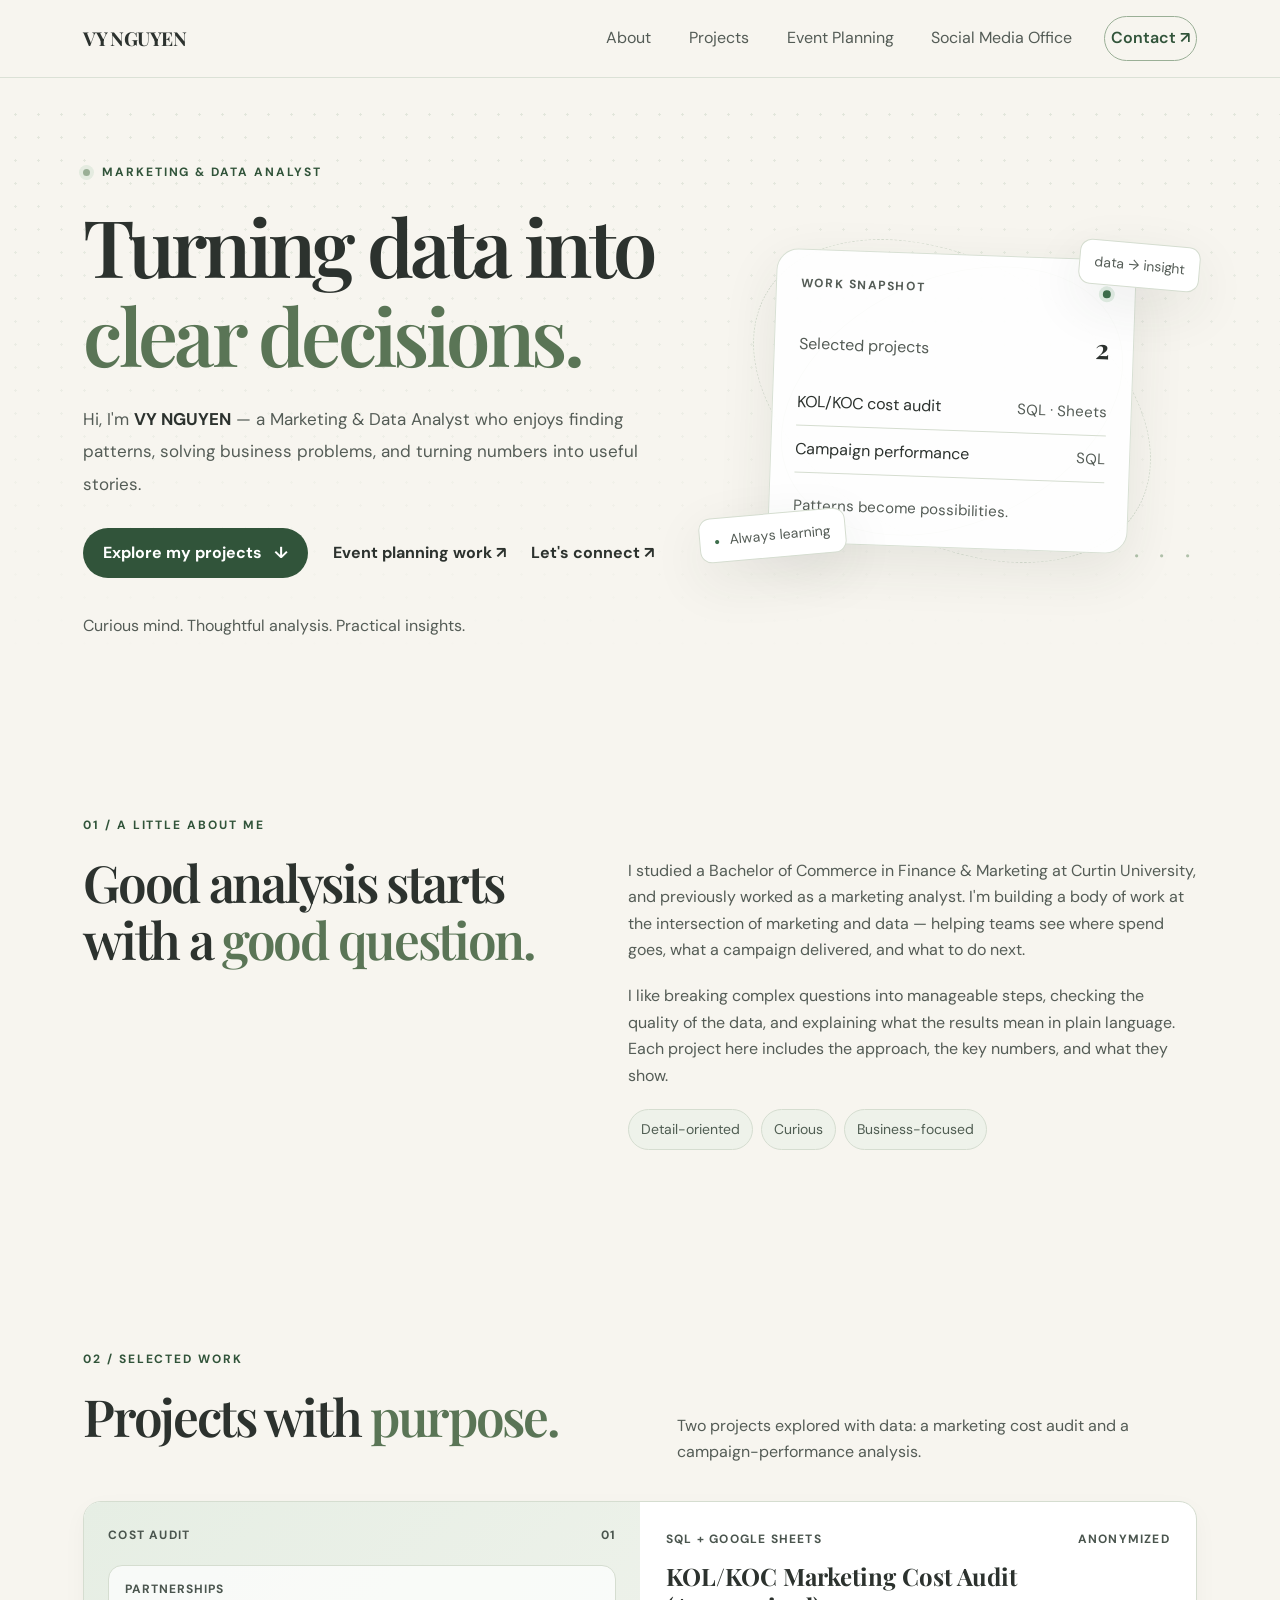
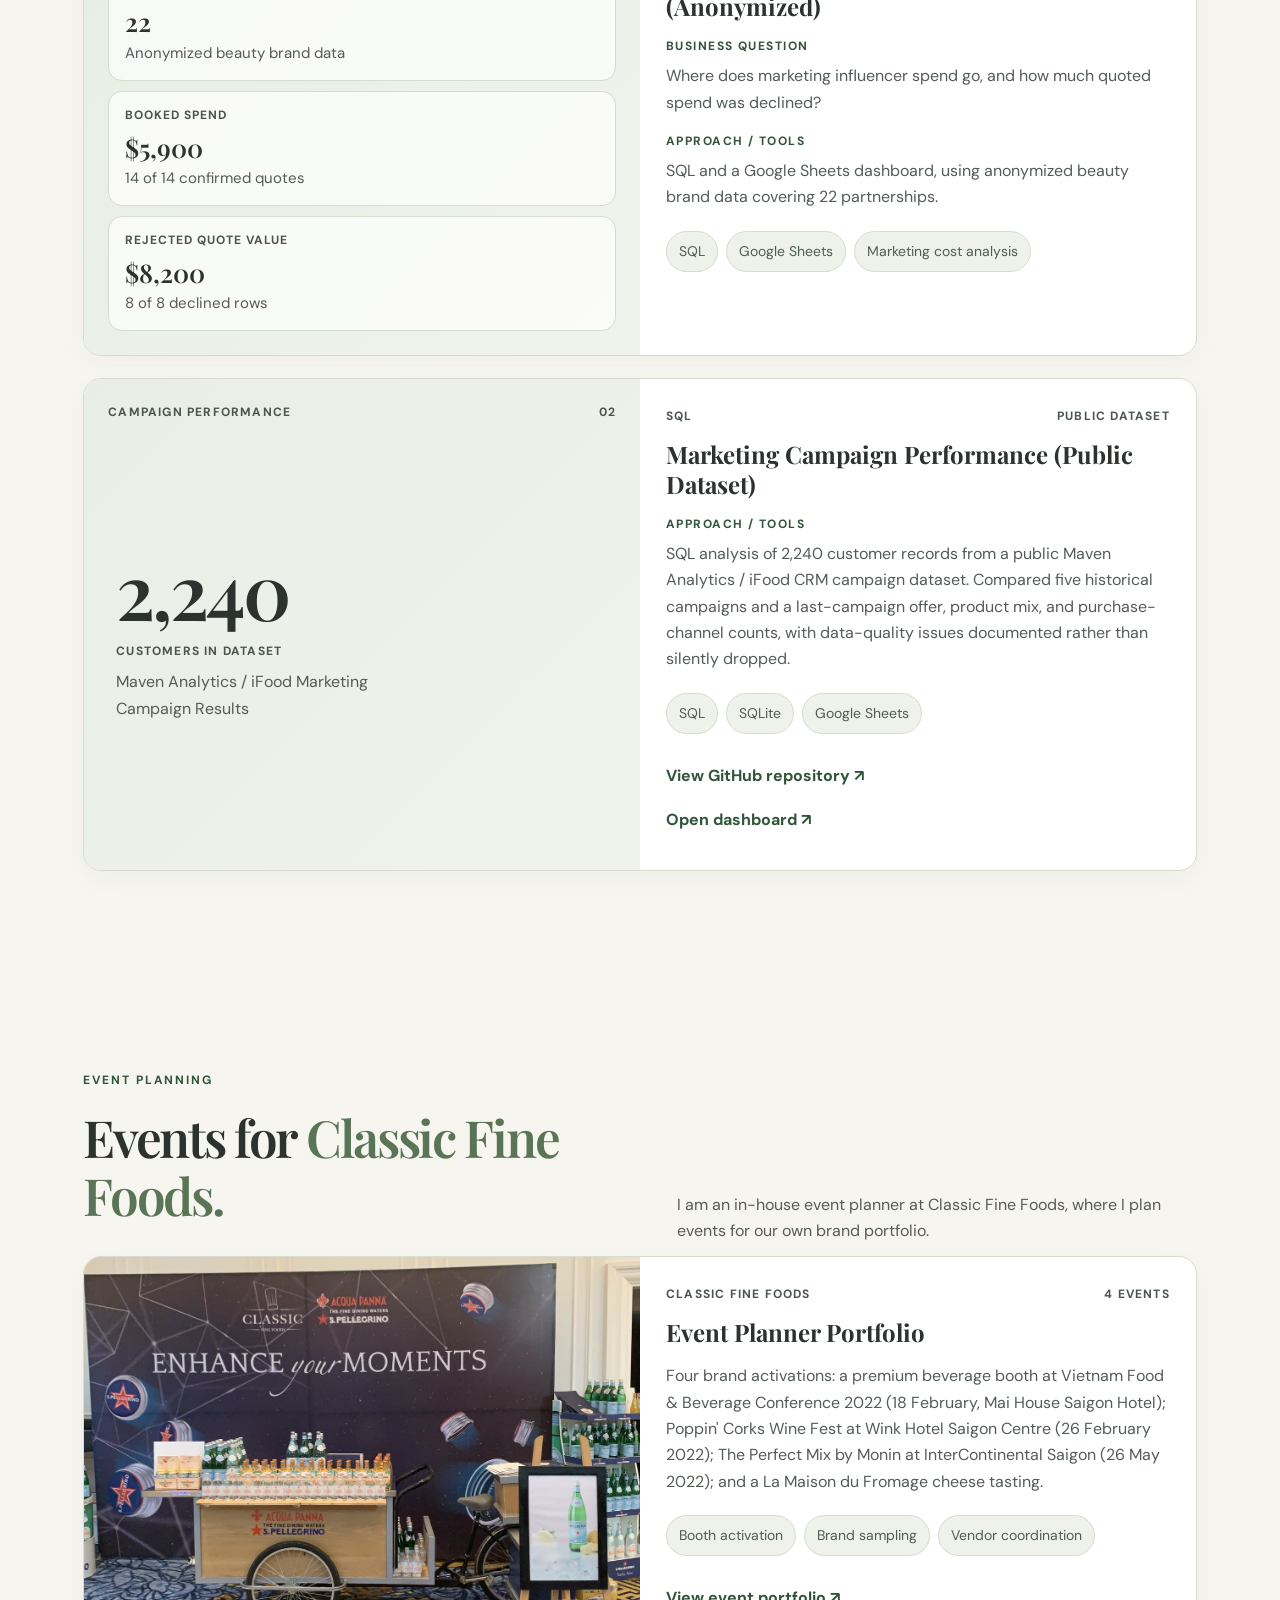
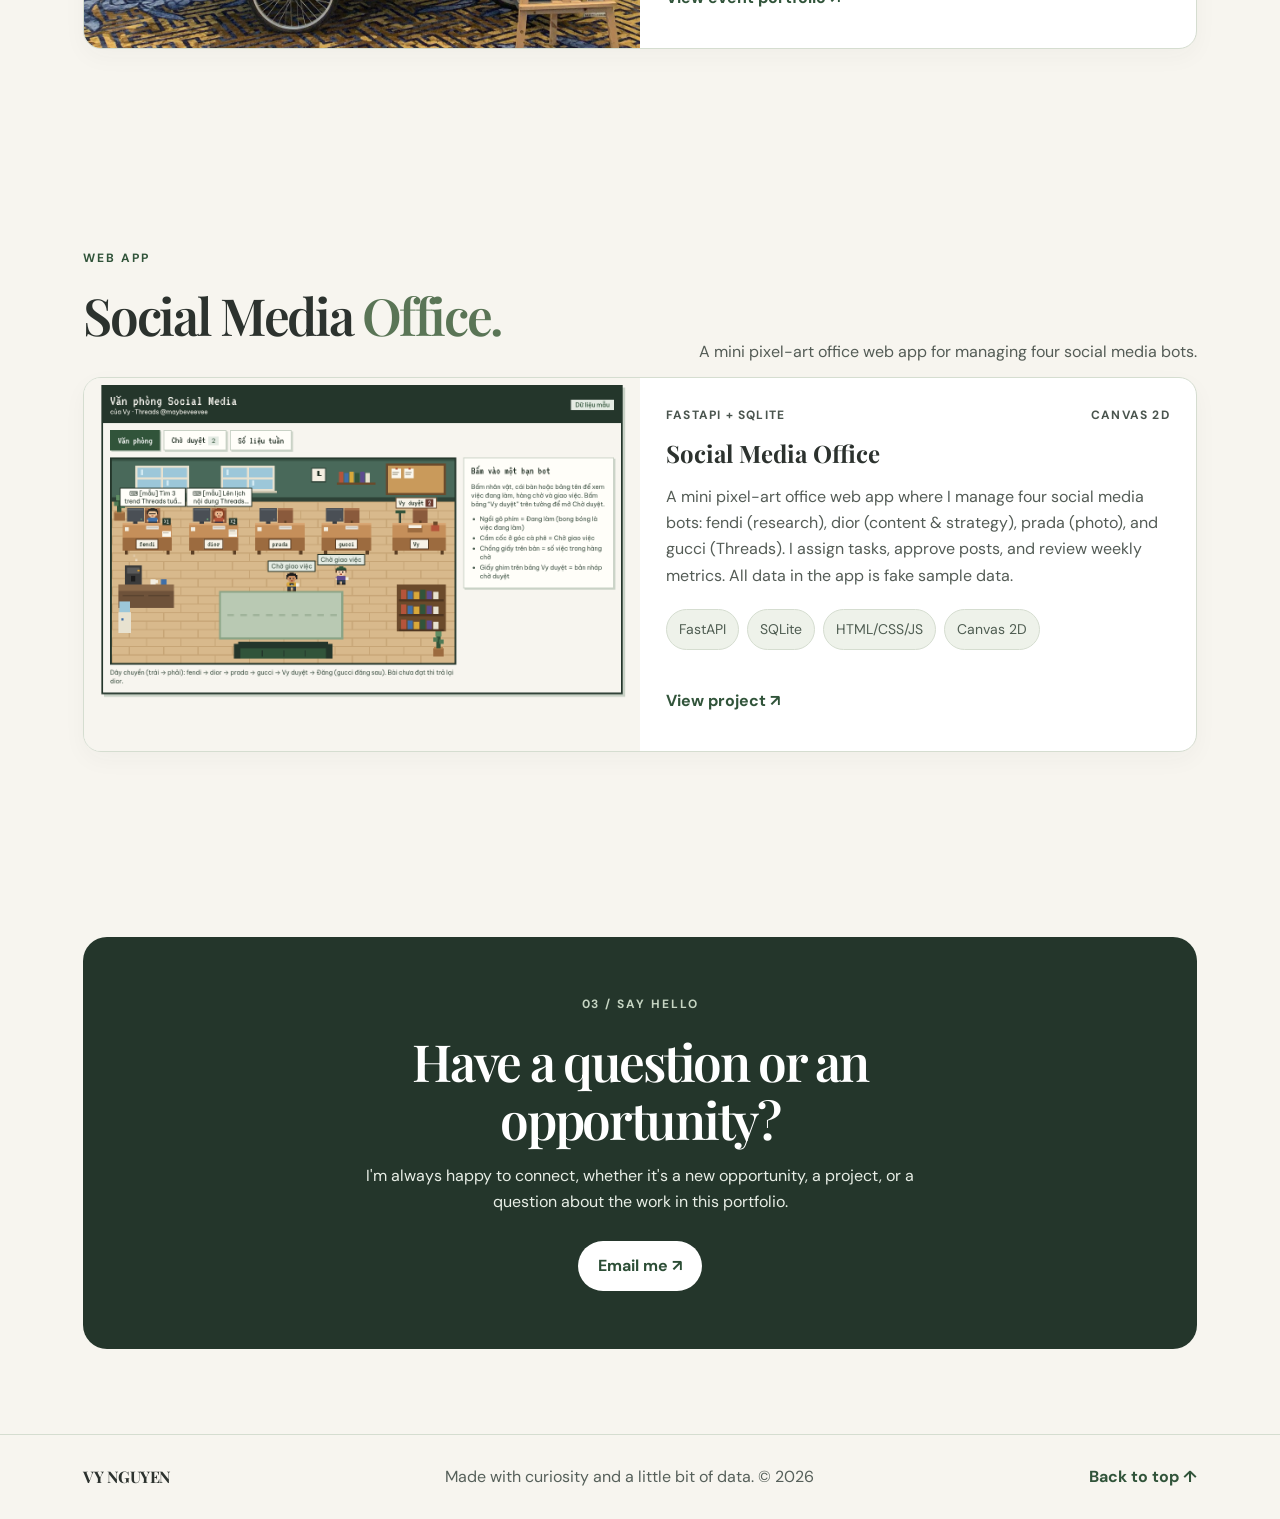
<file: index.html>
<!doctype html>
<html lang="en">
<head>
  <meta charset="utf-8">
  <meta name="viewport" content="width=device-width, initial-scale=1">
  <meta name="description" content="Portfolio of marketing and data analysis work by Vy Nguyen.">
  <title>VY NGUYEN | Marketing &amp; Data Analyst</title>
  <link rel="icon" href="data:,">
  <link rel="stylesheet" href="style.css">
</head>
<body class="home">
  <a class="skip-link" href="#main">Skip to content</a>
  <header class="site-header">
    <a class="brand" href="#home" aria-label="Home">VY NGUYEN</a>
    <button class="menu-toggle" type="button" aria-label="Toggle navigation" aria-expanded="false">☰</button>
    <nav class="nav" aria-label="Main navigation">
      <a href="#about">About</a>
      <a href="#projects">Projects</a>
      <a href="events.html">Event Planning</a>
      <a href="social-media-office.html">Social Media Office</a>
      <a class="nav-contact" href="#contact">Contact ↗</a>
    </nav>
  </header>

  <main id="main">
    <section class="hero section" id="home">
      <div class="hero-copy">
        <p class="eyebrow"><span class="eyebrow-dot"></span> Marketing &amp; Data Analyst</p>
        <h1>Turning data into <span>clear decisions.</span></h1>
        <p class="hero-description">Hi, I'm <strong>VY NGUYEN</strong> — a Marketing &amp; Data Analyst who enjoys finding patterns, solving business problems, and turning numbers into useful stories.</p>
        <div class="hero-actions">
          <a class="button button-primary" href="#projects">Explore my projects <span>↓</span></a>
          <a class="text-link" href="events.html">Event planning work ↗</a>
          <a class="text-link" href="#contact">Let's connect ↗</a>
        </div>
        <div class="hero-note">Curious mind. Thoughtful analysis. Practical insights.</div>
      </div>
      <div class="hero-art" aria-hidden="true">
        <div class="art-orbit orbit-one"></div>
        <div class="art-orbit orbit-two"></div>
        <div class="art-card">
          <div class="art-card-top"><span>Work snapshot</span><span class="live-dot"></span></div>
          <div class="mini-kpi"><span>Selected projects</span><strong>2</strong></div>
          <ul class="snapshot-list">
            <li>KOL/KOC cost audit <span>SQL · Sheets</span></li>
            <li>Campaign performance <span>SQL</span></li>
          </ul>
          <div class="art-footer">Patterns become possibilities.</div>
        </div>
        <div class="floating-note note-top">data → insight</div>
        <div class="floating-note note-bottom"><span>●</span> Always learning</div>
        <span class="decor decor-dot">· · ·</span>
      </div>
    </section>

    <section class="section content-section" id="about">
      <div class="section-heading">
        <p class="eyebrow">01 / A little about me</p>
        <h2>Good analysis starts<br>with a <span>good question.</span></h2>
      </div>
      <div class="about-content">
        <p>I studied a Bachelor of Commerce in Finance &amp; Marketing at Curtin University, and previously worked as a marketing analyst. I'm building a body of work at the intersection of marketing and data — helping teams see where spend goes, what a campaign delivered, and what to do next.</p>
        <p>I like breaking complex questions into manageable steps, checking the quality of the data, and explaining what the results mean in plain language. Each project here includes the approach, the key numbers, and what they show.</p>
        <div class="about-tags"><span>Detail-oriented</span><span>Curious</span><span>Business-focused</span></div>
      </div>
    </section>

    <section class="section content-section" id="projects">
      <div class="section-heading project-heading">
        <div>
          <p class="eyebrow">02 / Selected work</p>
          <h2>Projects with <span>purpose.</span></h2>
        </div>
        <p class="section-intro">Two projects explored with data: a marketing cost audit and a campaign-performance analysis.</p>
      </div>

      <div class="project-stack">
        <article class="project-card">
          <div class="project-visual visual-audit">
            <div class="visual-top"><span>Cost audit</span><span>01</span></div>
            <div class="kpi-grid">
              <div class="kpi-tile">
                <span>Partnerships</span>
                <strong>22</strong>
                <em>Anonymized beauty brand data</em>
              </div>
              <div class="kpi-tile">
                <span>Booked spend</span>
                <strong>$5,900</strong>
                <em>14 of 14 confirmed quotes</em>
              </div>
              <div class="kpi-tile">
                <span>Rejected quote value</span>
                <strong>$8,200</strong>
                <em>8 of 8 declined rows</em>
              </div>
            </div>
          </div>
          <div class="project-info">
            <div class="project-meta"><span>SQL + Google Sheets</span><span>Anonymized</span></div>
            <h3>KOL/KOC Marketing Cost Audit (Anonymized)</h3>
            <div class="project-block">
              <h4>Business question</h4>
              <p>Where does marketing influencer spend go, and how much quoted spend was declined?</p>
            </div>
            <div class="project-block">
              <h4>Approach / tools</h4>
              <p>SQL and a Google Sheets dashboard, using anonymized beauty brand data covering 22 partnerships.</p>
            </div>
            <div class="tag-row"><span>SQL</span><span>Google Sheets</span><span>Marketing cost analysis</span></div>
          </div>
        </article>

        <article class="project-card">
          <div class="project-visual visual-campaign">
            <div class="visual-top"><span>Campaign performance</span><span>02</span></div>
            <div class="visual-hero-number">
              <strong>2,240</strong>
              <span>Customers in dataset</span>
              <em>Maven Analytics / iFood Marketing Campaign Results</em>
            </div>
          </div>
          <div class="project-info">
            <div class="project-meta"><span>SQL</span><span>Public dataset</span></div>
            <h3>Marketing Campaign Performance (Public Dataset)</h3>
            <div class="project-block">
              <h4>Approach / tools</h4>
              <p>SQL analysis of 2,240 customer records from a public Maven Analytics / iFood CRM campaign dataset. Compared five historical campaigns and a last-campaign offer, product mix, and purchase-channel counts, with data-quality issues documented rather than silently dropped.</p>
            </div>
            <div class="tag-row"><span>SQL</span><span>SQLite</span><span>Google Sheets</span></div>
            <a class="project-link" href="https://github.com/vyng-dax/marketing-campaign-analysis-sql" target="_blank" rel="noopener">View GitHub repository ↗</a>
            <a class="project-link" href="https://docs.google.com/spreadsheets/d/1Qd10AabancK7F5-9seEwkyQqBPWSW5H0HnFvIK_liOA/edit" target="_blank" rel="noopener">Open dashboard ↗</a>
          </div>
        </article>
      </div>
    </section>

    <section class="section content-section" id="event-planning">
      <div class="section-heading project-heading">
        <div>
          <p class="eyebrow">Event planning</p>
          <h2>Events for <span>Classic Fine Foods.</span></h2>
        </div>
        <p class="section-intro">I am an in-house event planner at Classic Fine Foods, where I plan events for our own brand portfolio.</p>
      </div>
      <div class="workstream-wrap">
        <article class="project-card">
          <div class="project-visual visual-events">
            <img src="assets/events/event1-hero.svg" alt="Classic Fine Foods booth with the Enhance your Moments backdrop at Vietnam Food &amp; Beverage Conference 2022">
          </div>
          <div class="project-info">
            <div class="project-meta"><span>Classic Fine Foods</span><span>4 events</span></div>
            <h3>Event Planner Portfolio</h3>
            <p class="project-lead">Four brand activations: a premium beverage booth at Vietnam Food &amp; Beverage Conference 2022 (18 February, Mai House Saigon Hotel); Poppin' Corks Wine Fest at Wink Hotel Saigon Centre (26 February 2022); The Perfect Mix by Monin at InterContinental Saigon (26 May 2022); and a La Maison du Fromage cheese tasting.</p>
            <div class="tag-row"><span>Booth activation</span><span>Brand sampling</span><span>Vendor coordination</span></div>
            <a class="project-link" href="events.html">View event portfolio ↗</a>
          </div>
        </article>
      </div>
    </section>

    <section class="section content-section" id="social-media-office">
      <div class="section-heading project-heading">
        <div>
          <p class="eyebrow">Web app</p>
          <h2>Social Media <span>Office.</span></h2>
        </div>
        <p class="section-intro">A mini pixel-art office web app for managing four social media bots.</p>
      </div>
      <div class="workstream-wrap">
        <article class="project-card">
          <div class="project-visual visual-smo">
            <img src="assets/social-media-office/office.svg" alt="Pixel-art office with four bot desks labeled fendi, dior, prada, and gucci, plus a review desk">
          </div>
          <div class="project-info">
            <div class="project-meta"><span>FastAPI + SQLite</span><span>Canvas 2D</span></div>
            <h3>Social Media Office</h3>
            <p class="project-lead">A mini pixel-art office web app where I manage four social media bots: fendi (research), dior (content &amp; strategy), prada (photo), and gucci (Threads). I assign tasks, approve posts, and review weekly metrics. All data in the app is fake sample data.</p>
            <div class="tag-row"><span>FastAPI</span><span>SQLite</span><span>HTML/CSS/JS</span><span>Canvas 2D</span></div>
            <a class="project-link" href="social-media-office.html">View project ↗</a>
          </div>
        </article>
      </div>
    </section>

    <section class="section contact-section" id="contact">
      <div class="contact-panel">
        <p class="eyebrow">03 / Say hello</p>
        <h2>Have a question or an opportunity?</h2>
        <p>I'm always happy to connect, whether it's a new opportunity, a project, or a question about the work in this portfolio.</p>
        <a class="button button-light" href="mailto:vynguyen.ivyng@gmail.com">Email me ↗</a>
      </div>
    </section>
  </main>

  <footer class="site-footer">
    <a class="brand" href="#home">VY NGUYEN</a>
    <span>Made with curiosity and a little bit of data. © <span id="year">2026</span></span>
    <a href="#home">Back to top ↑</a>
  </footer>
  <script src="script.js"></script>
</body>
</html>
</file>
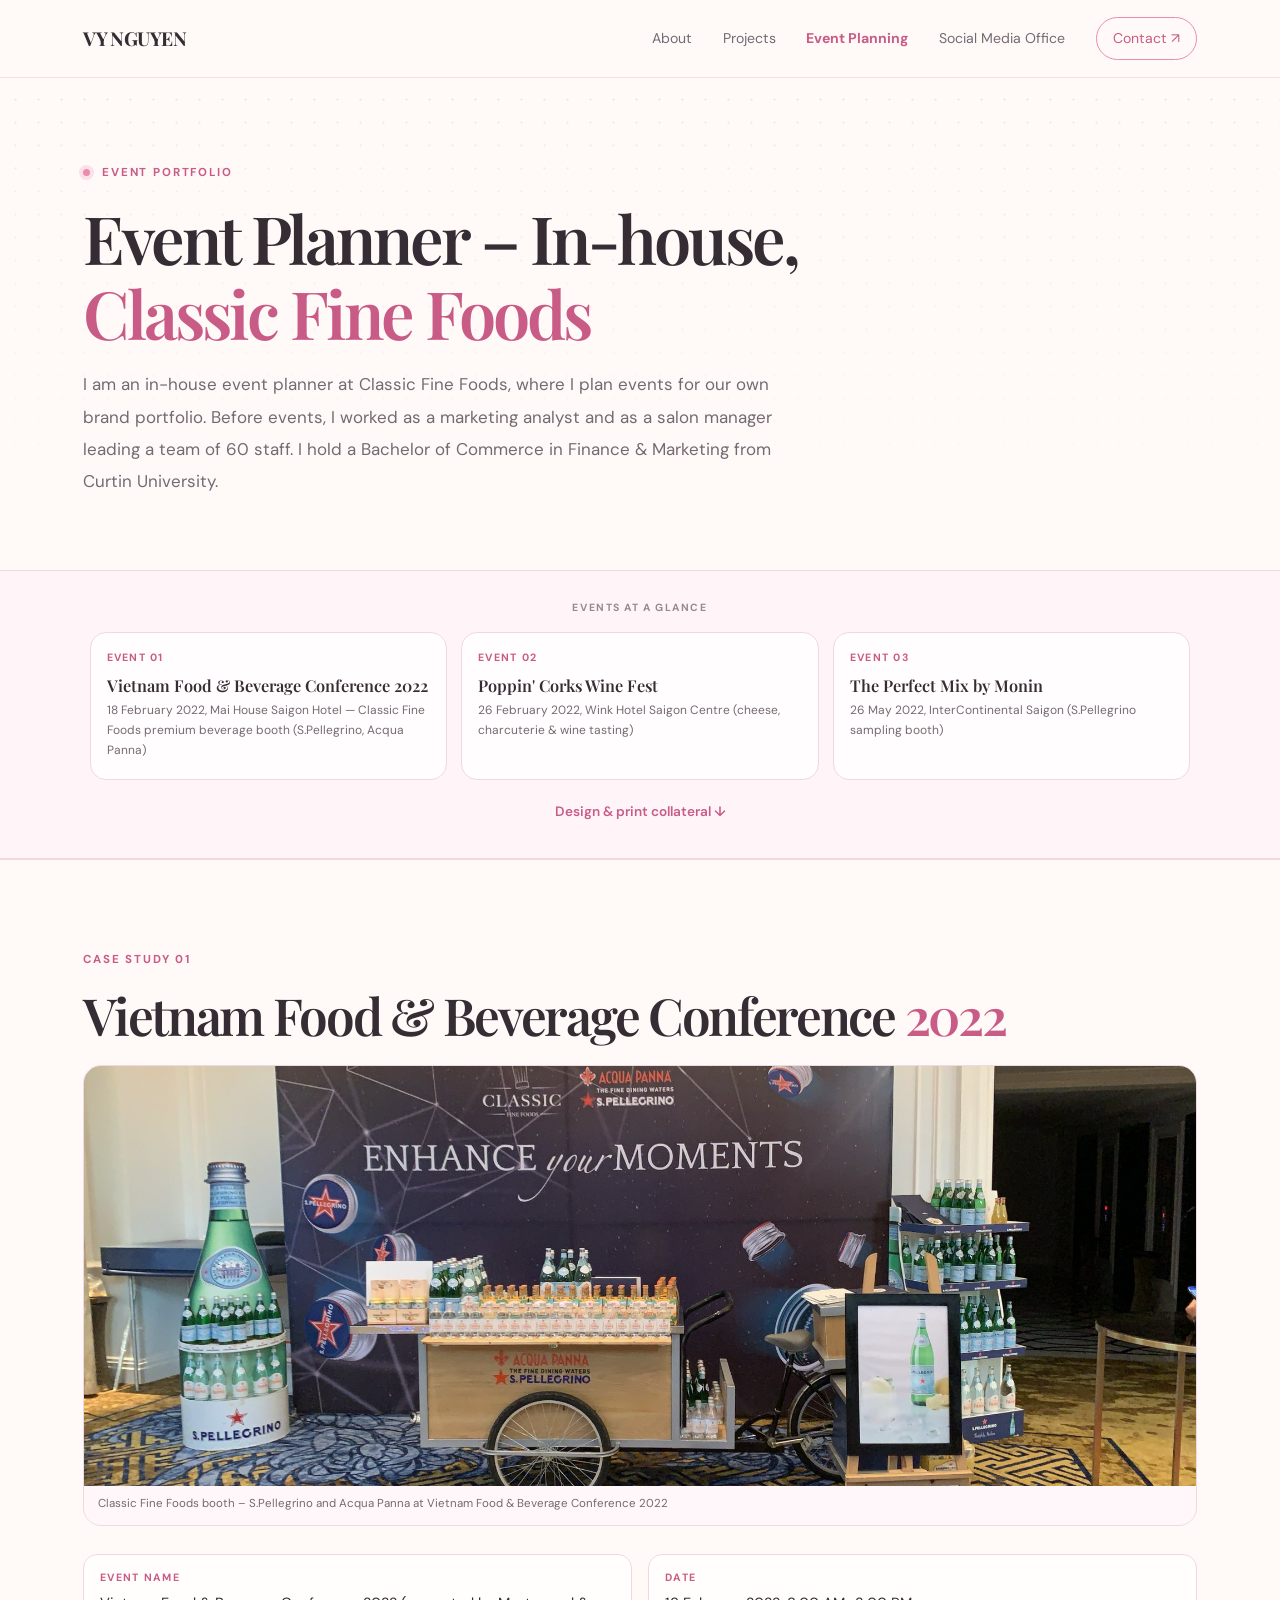
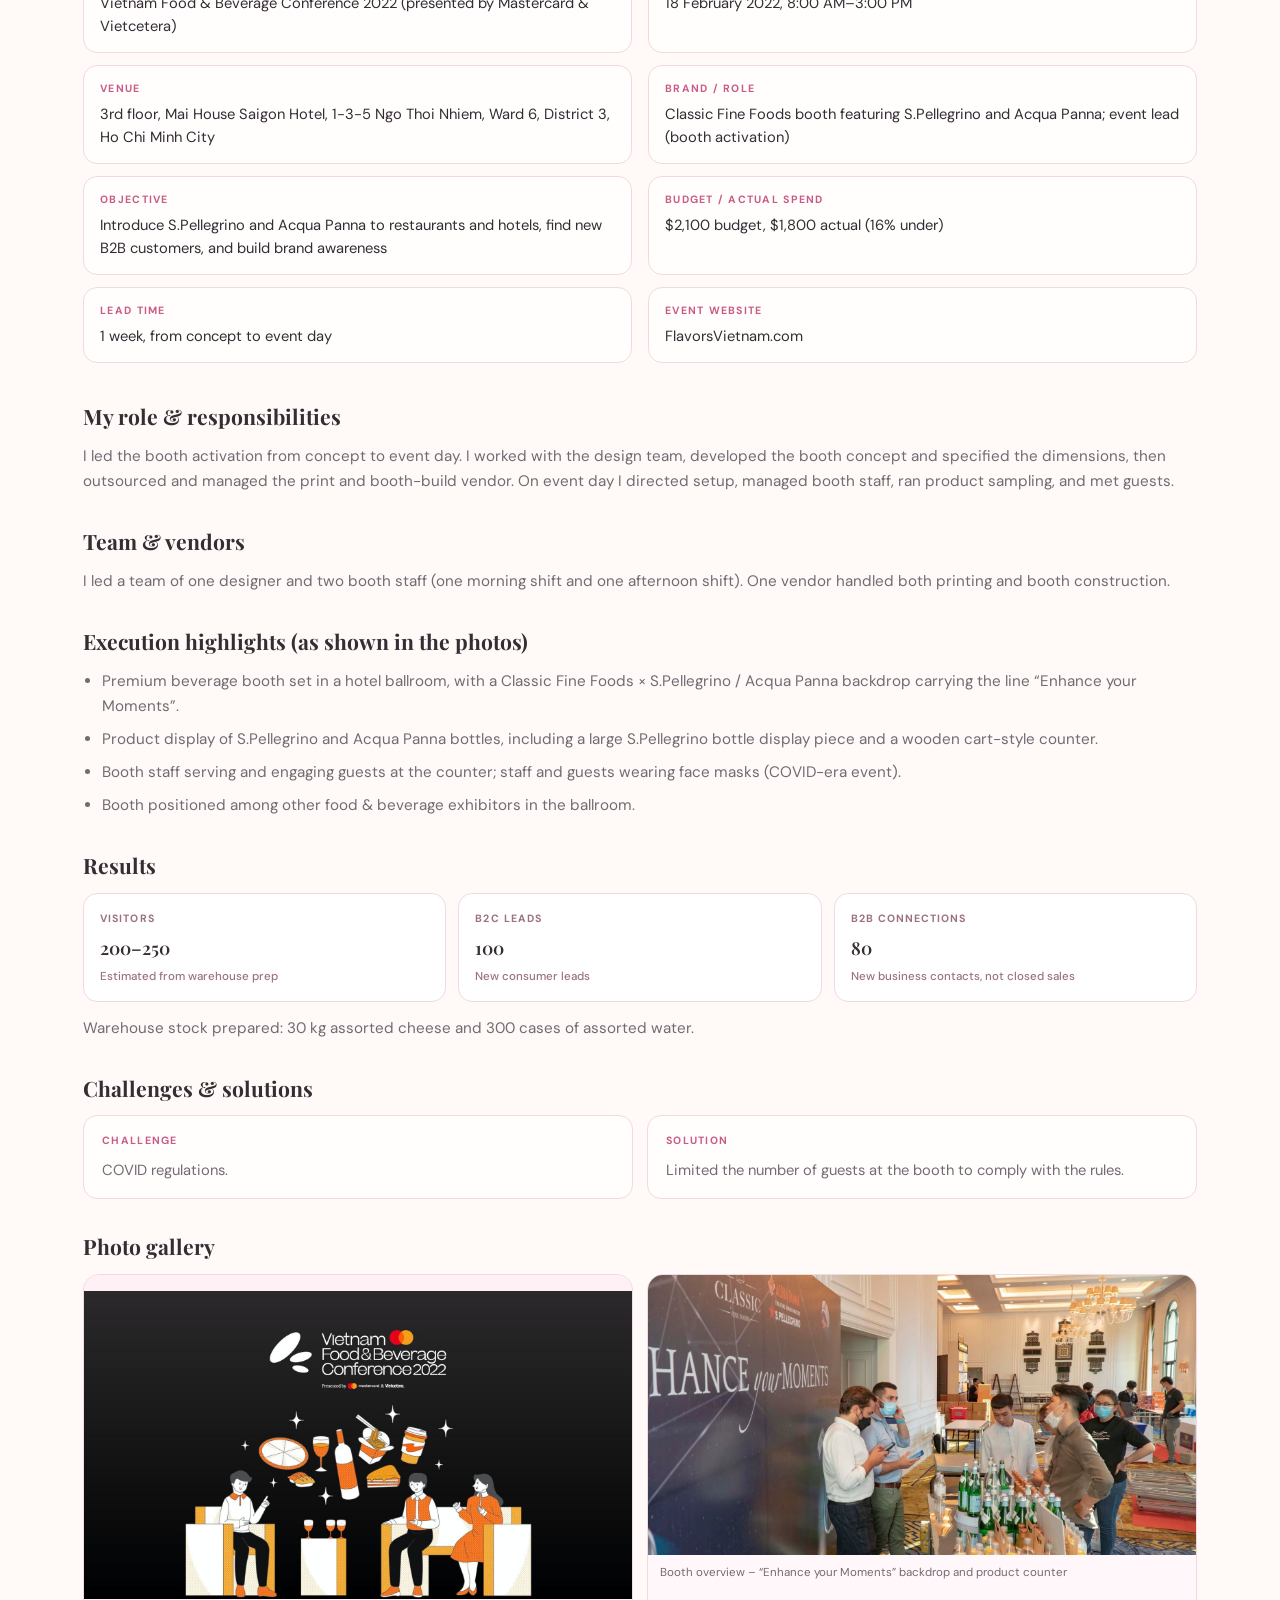
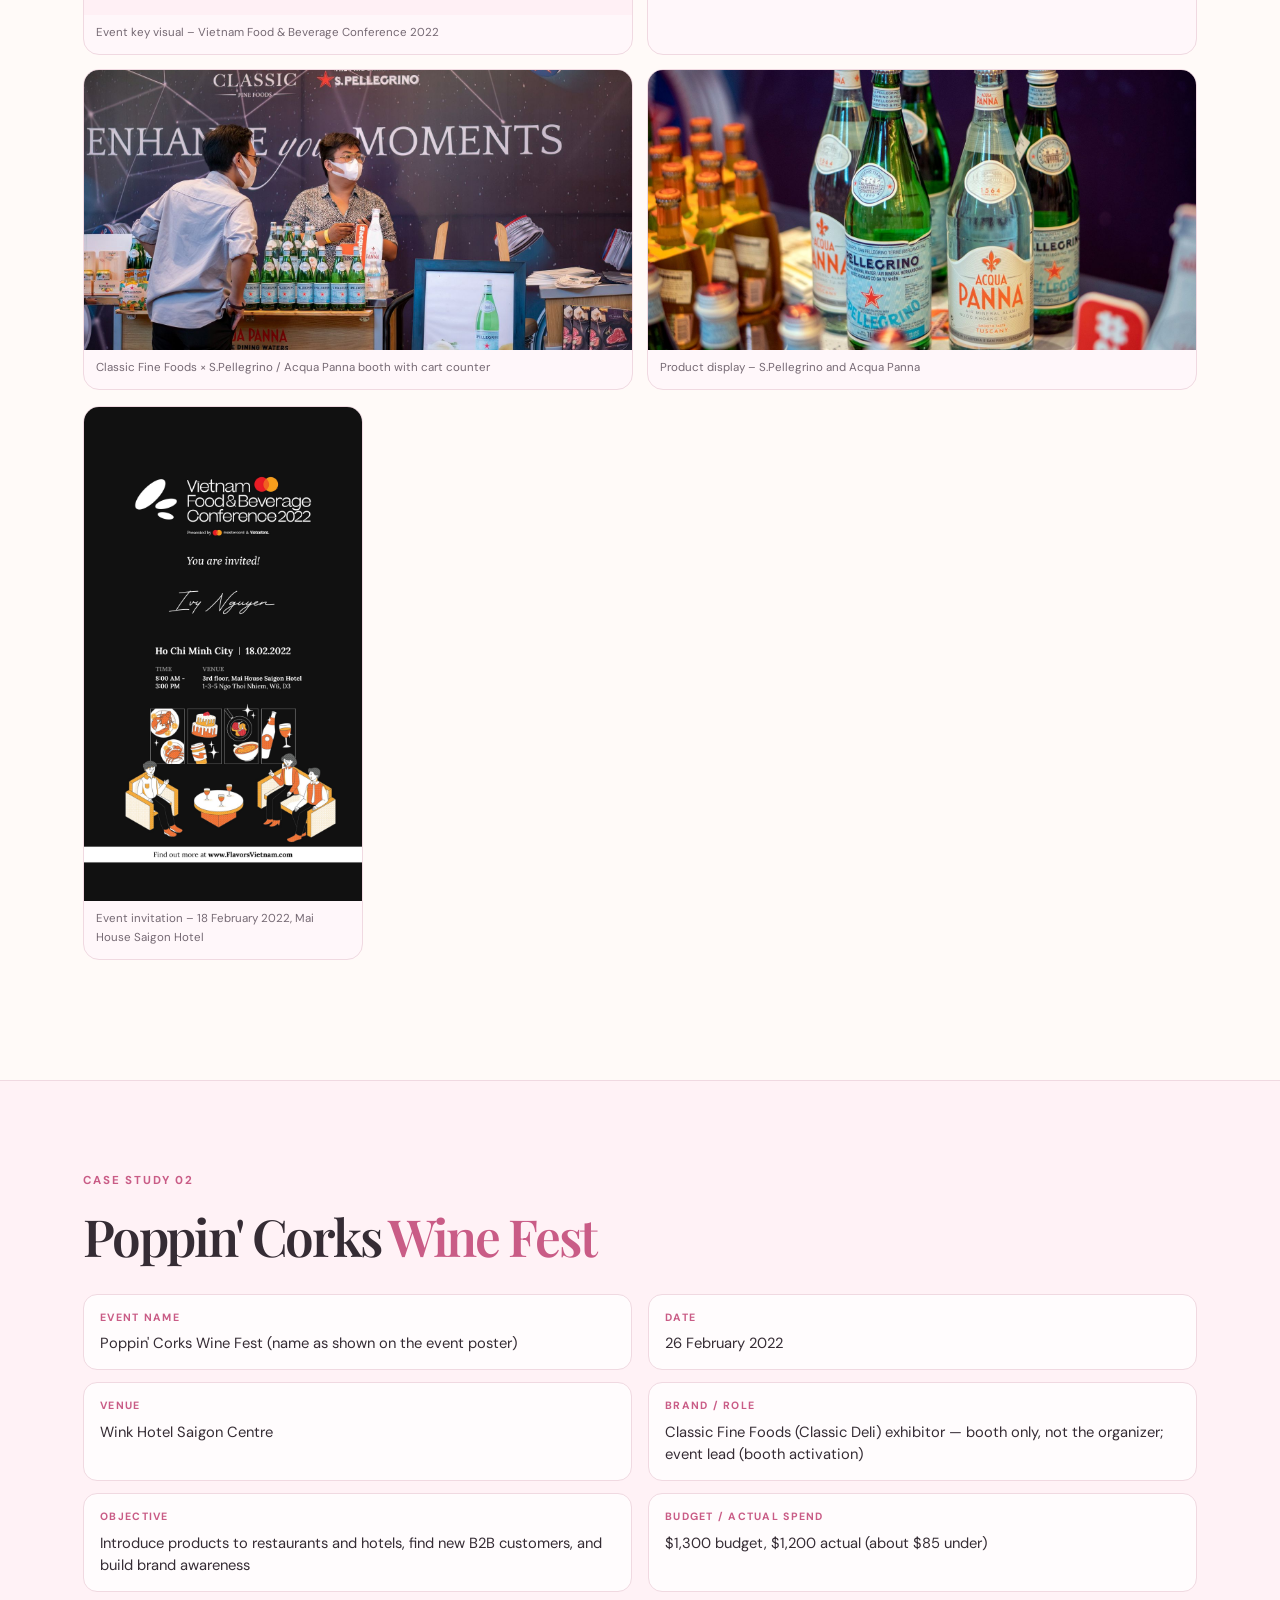
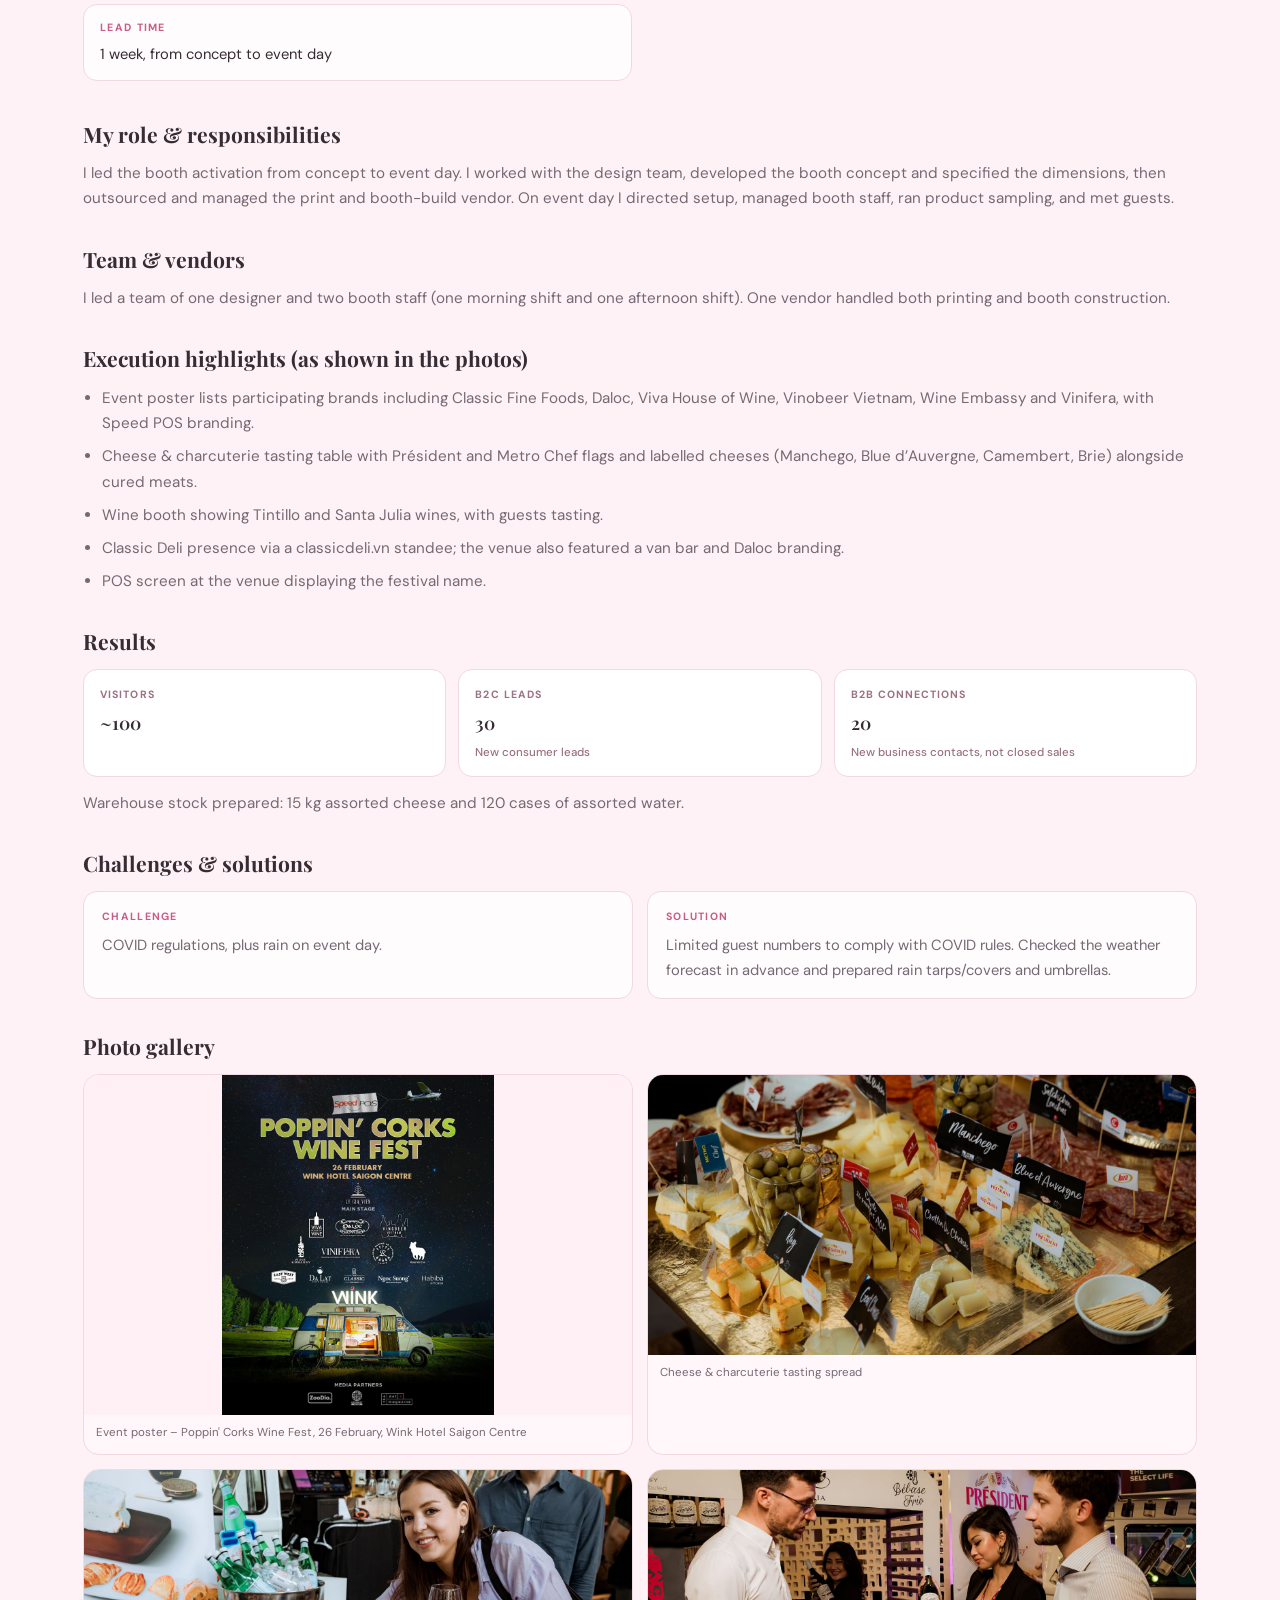
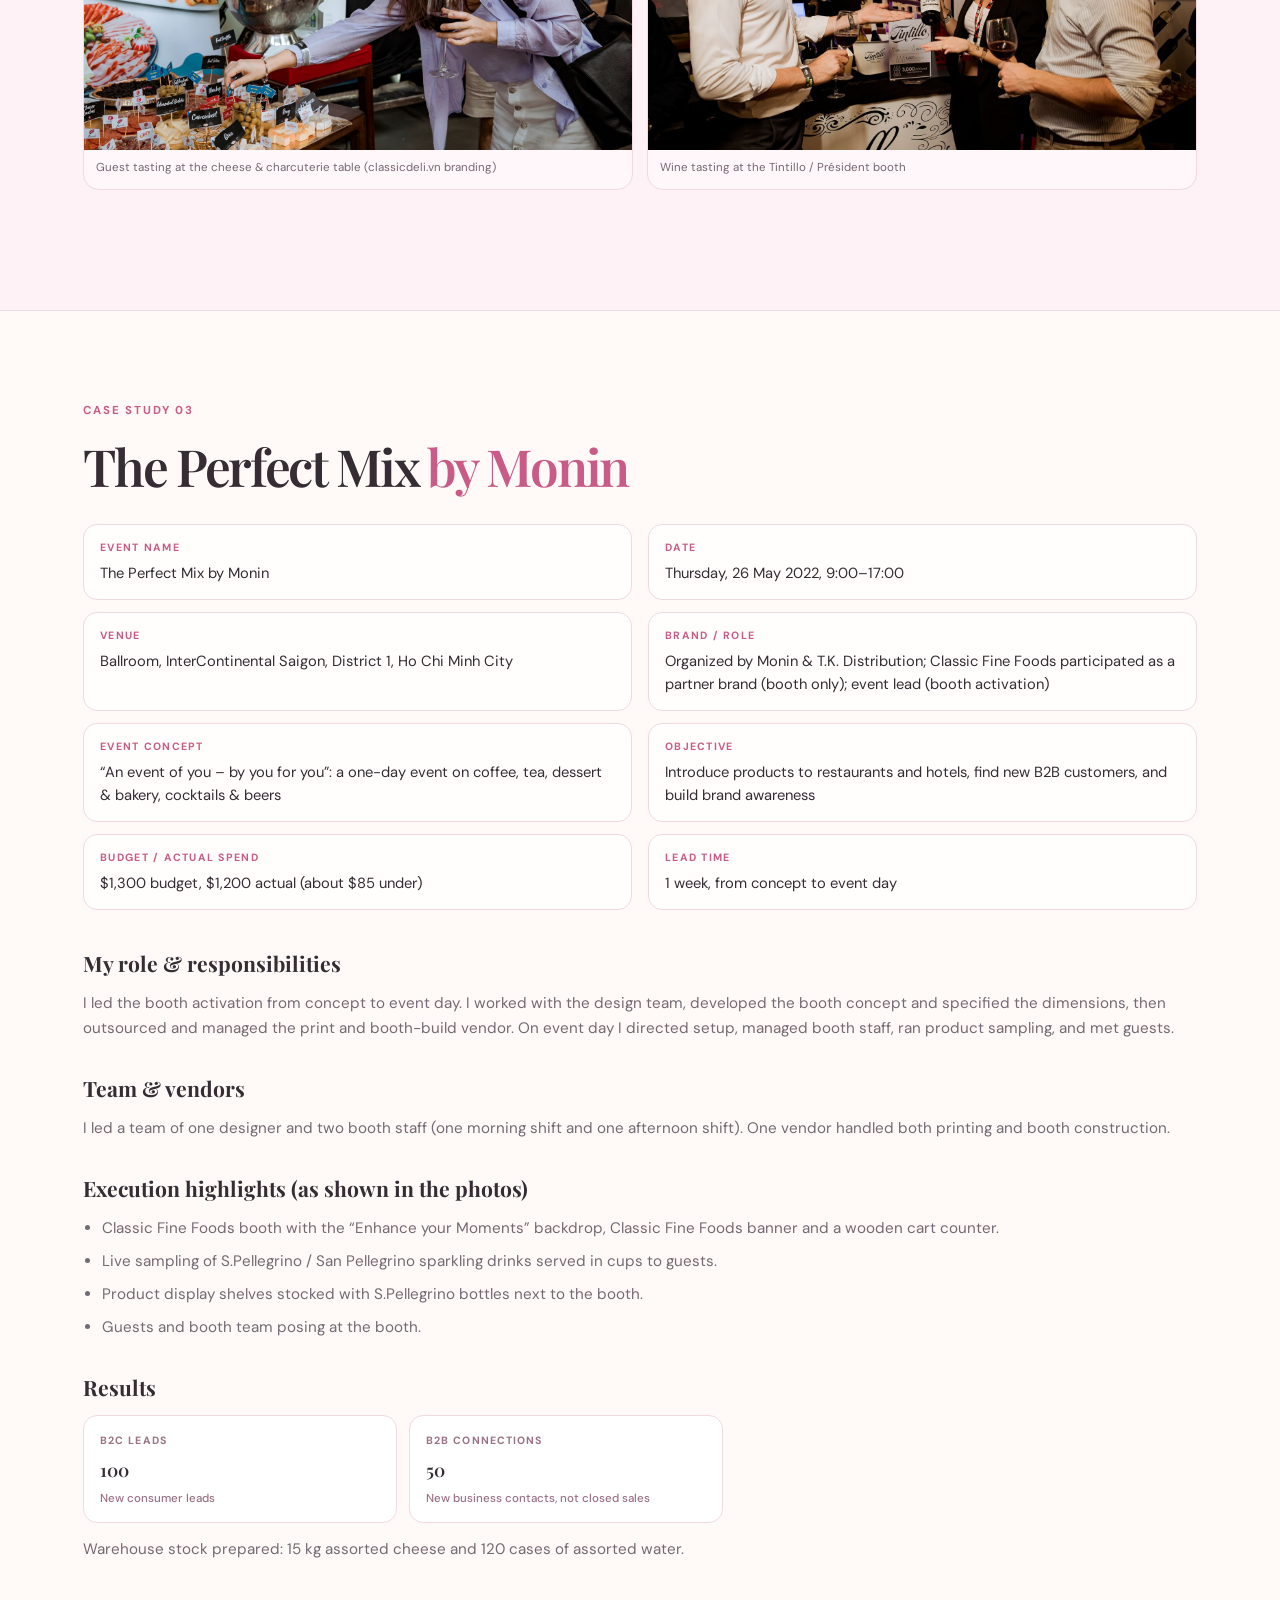
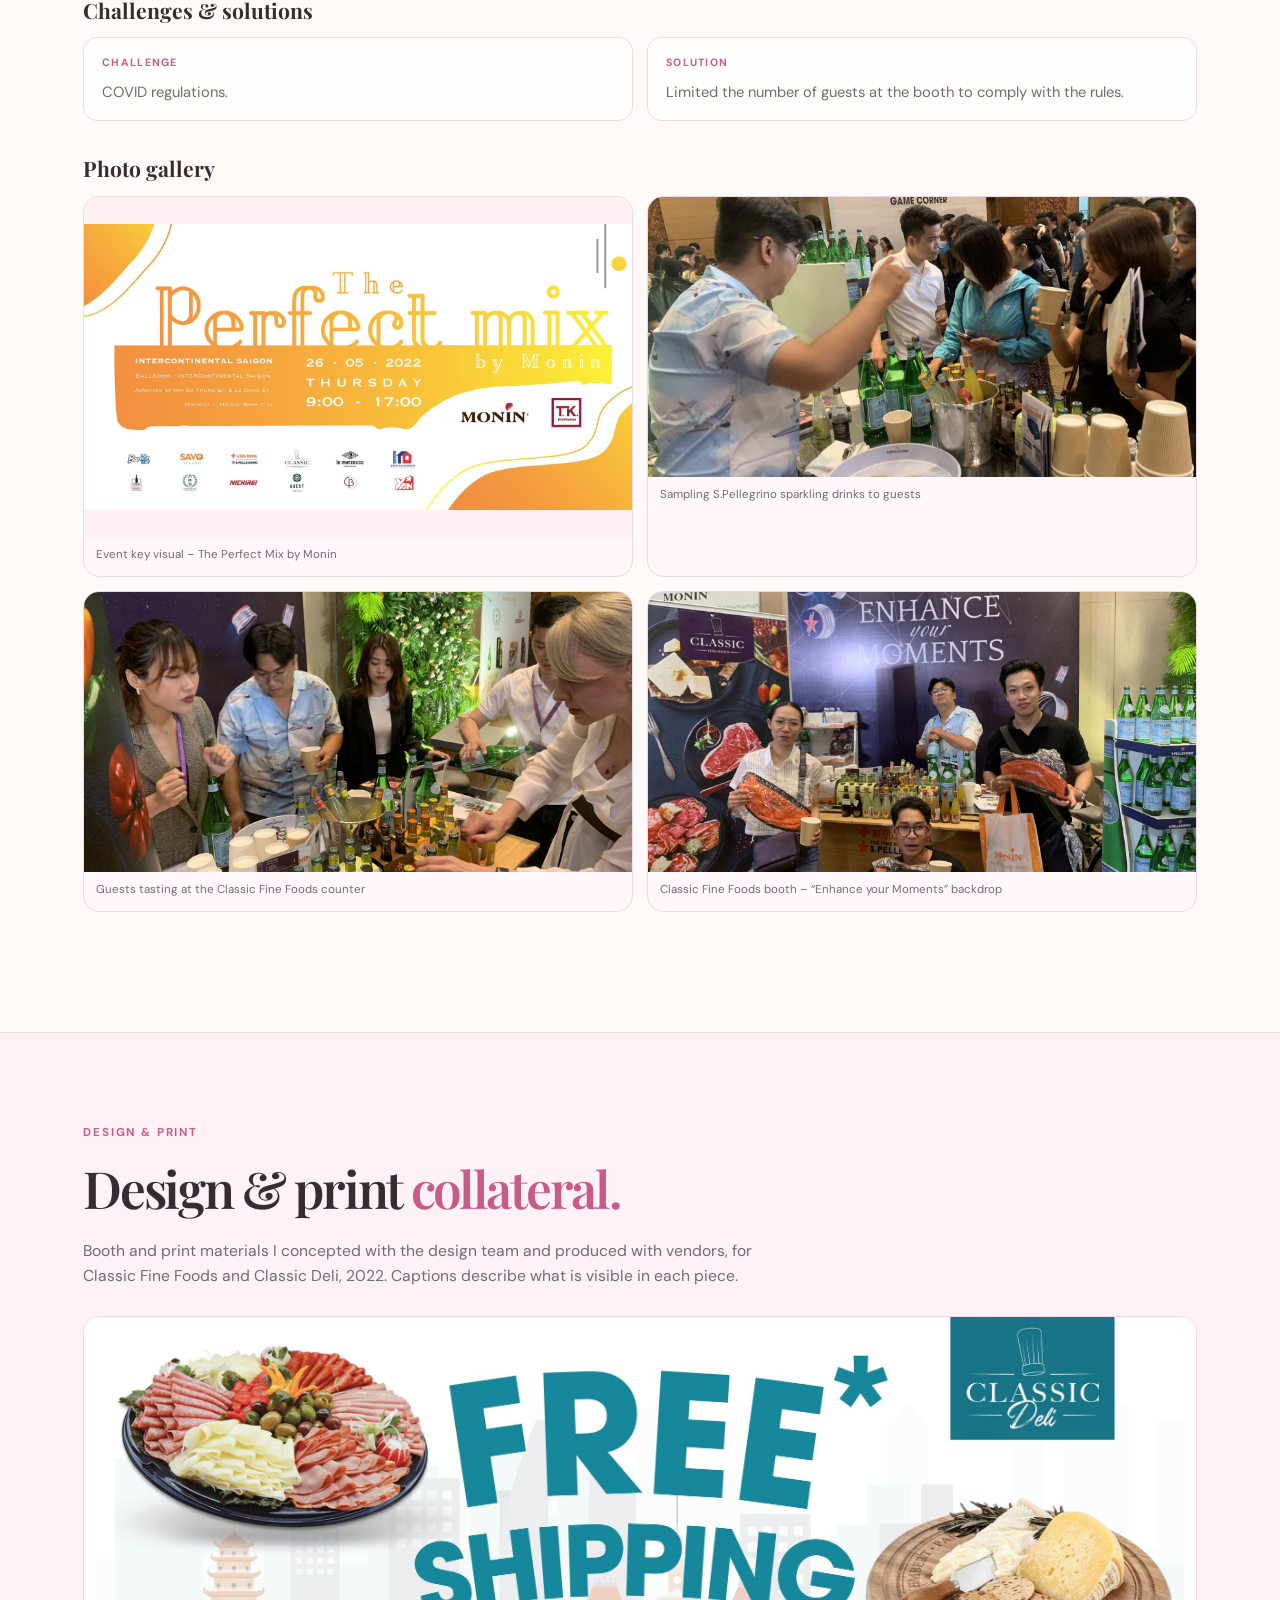
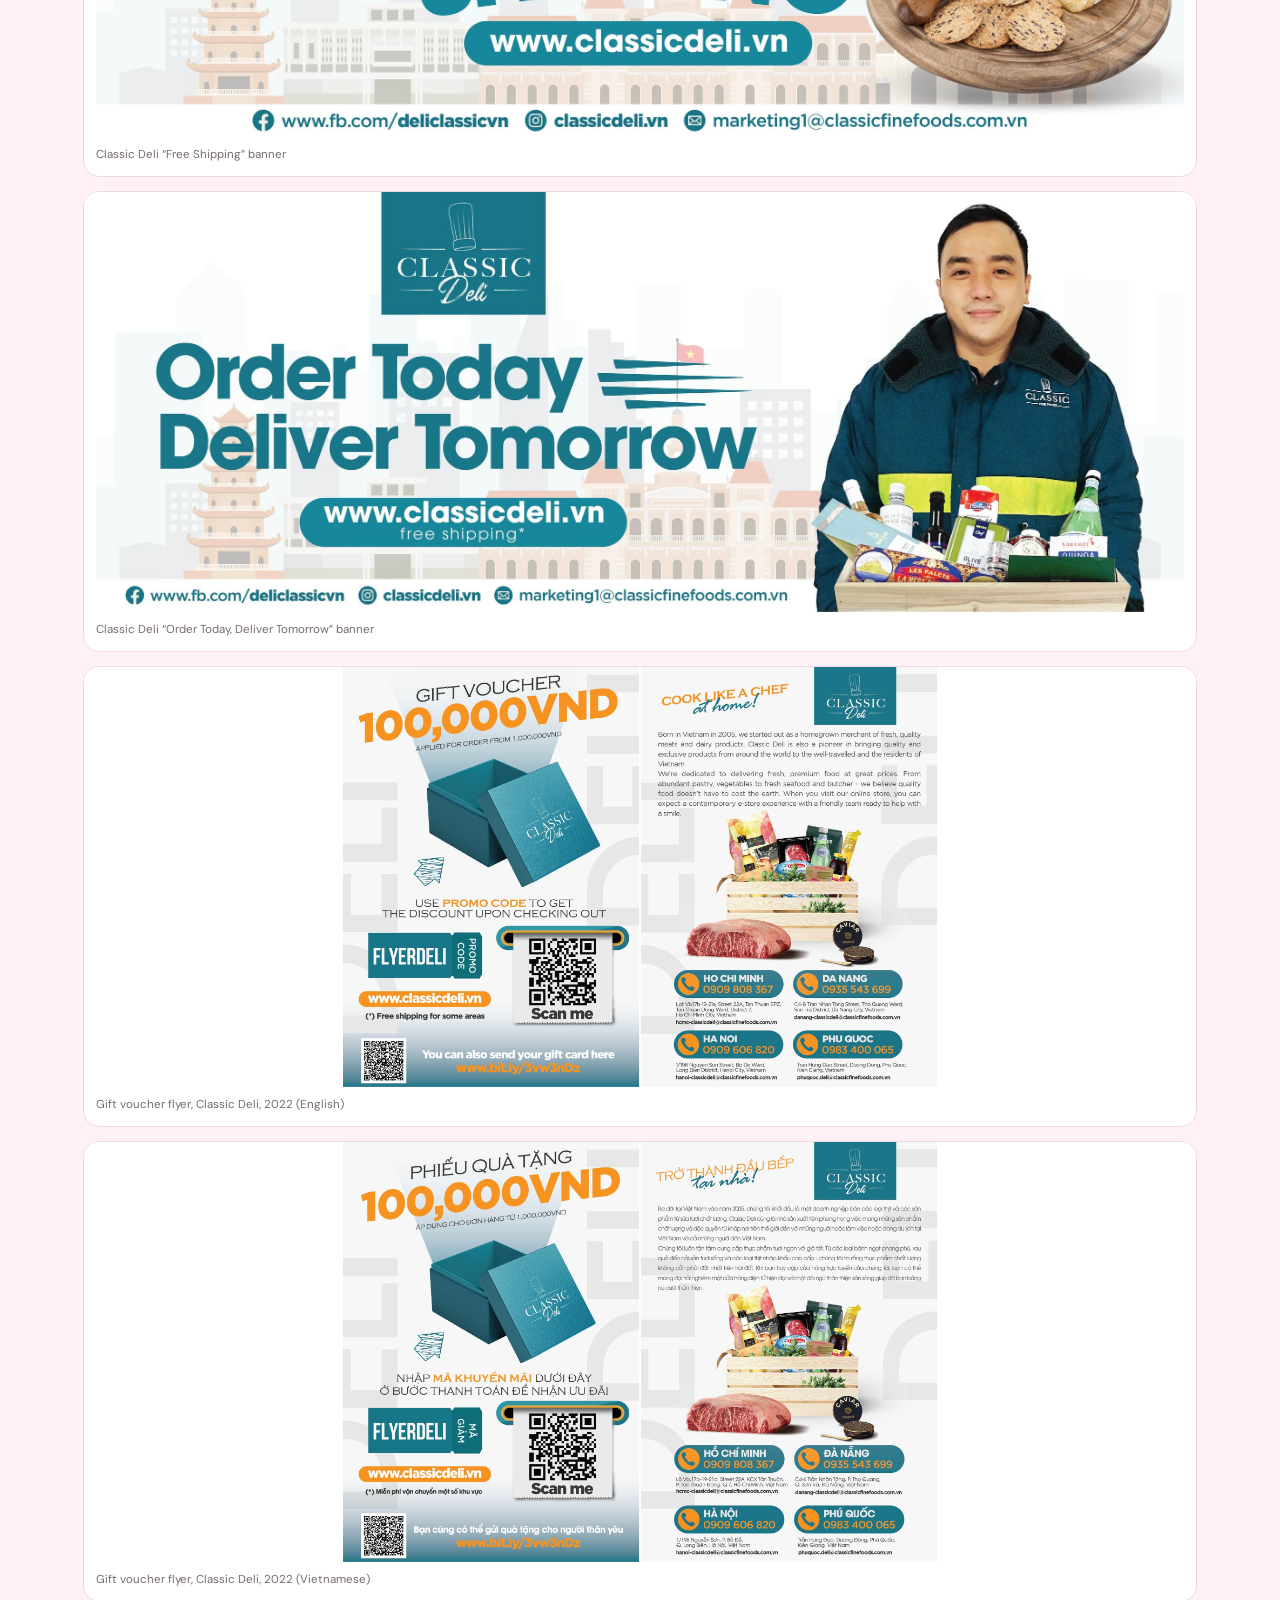
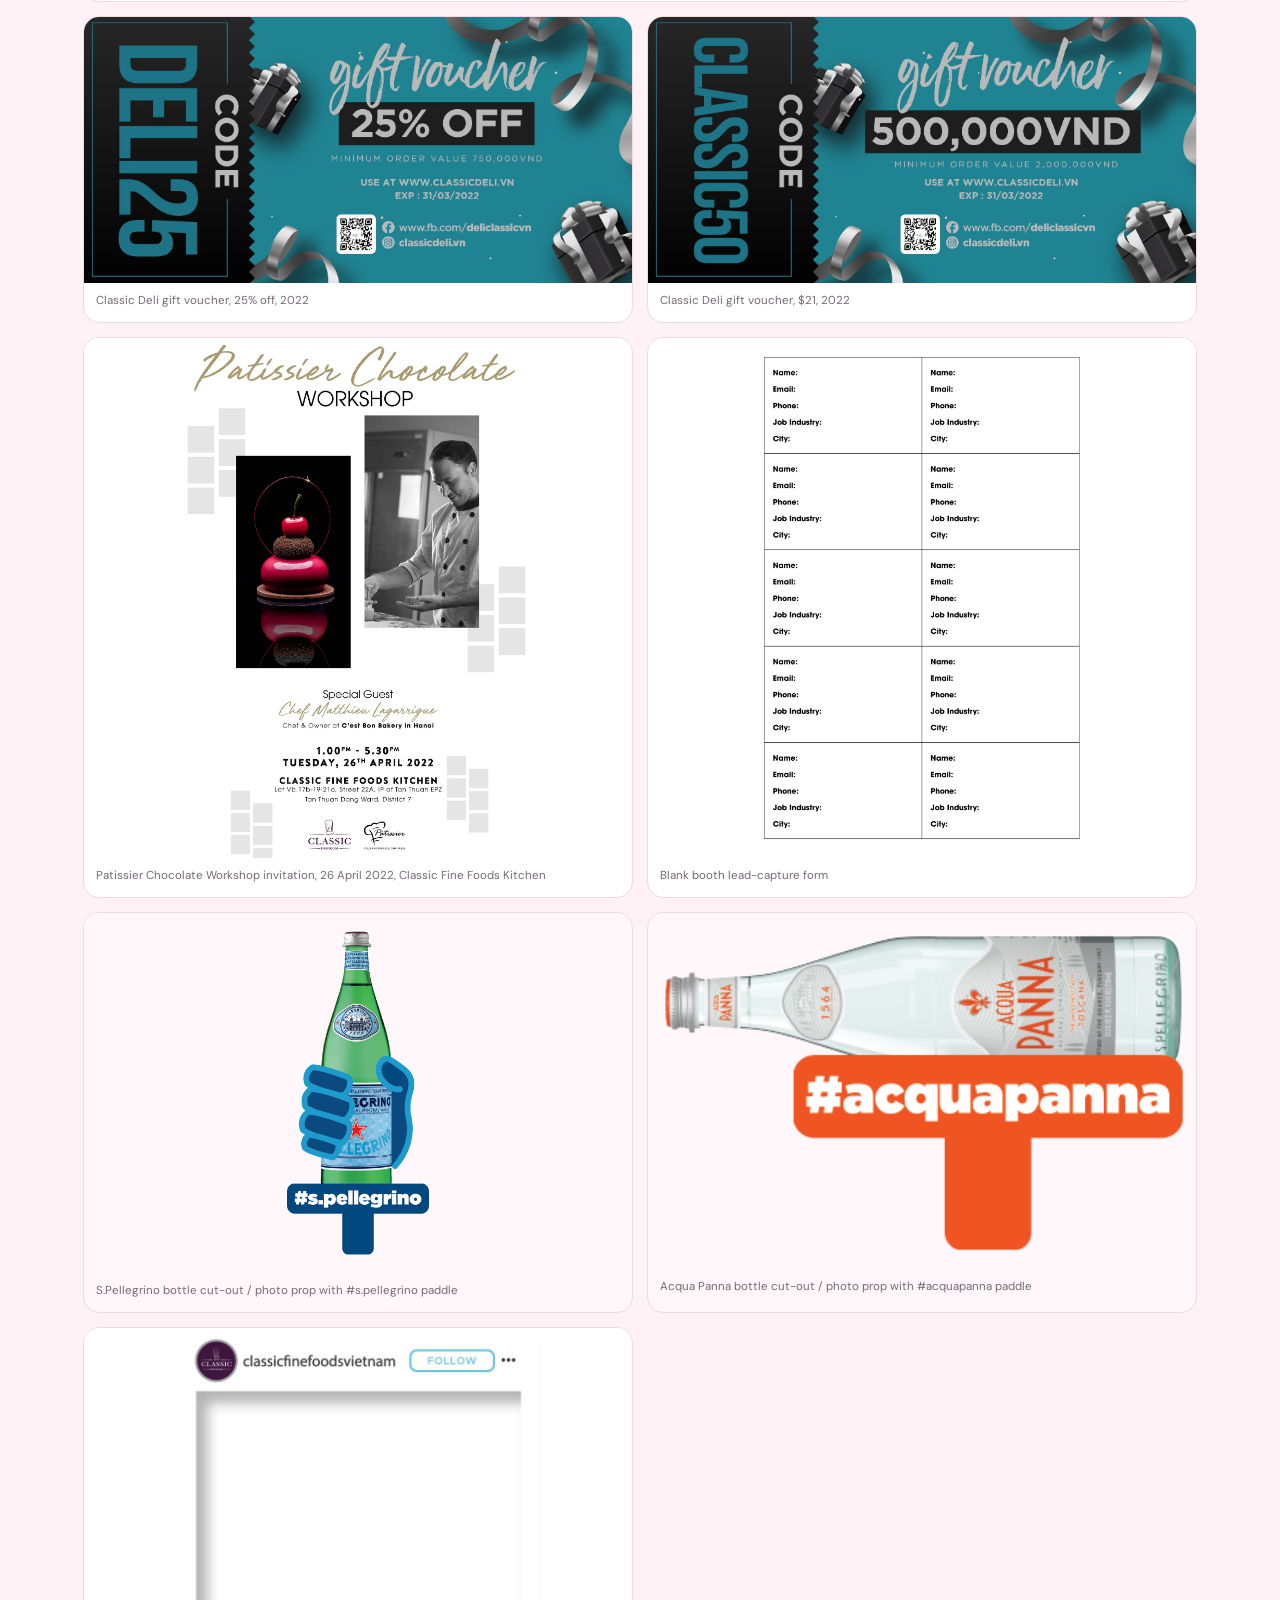
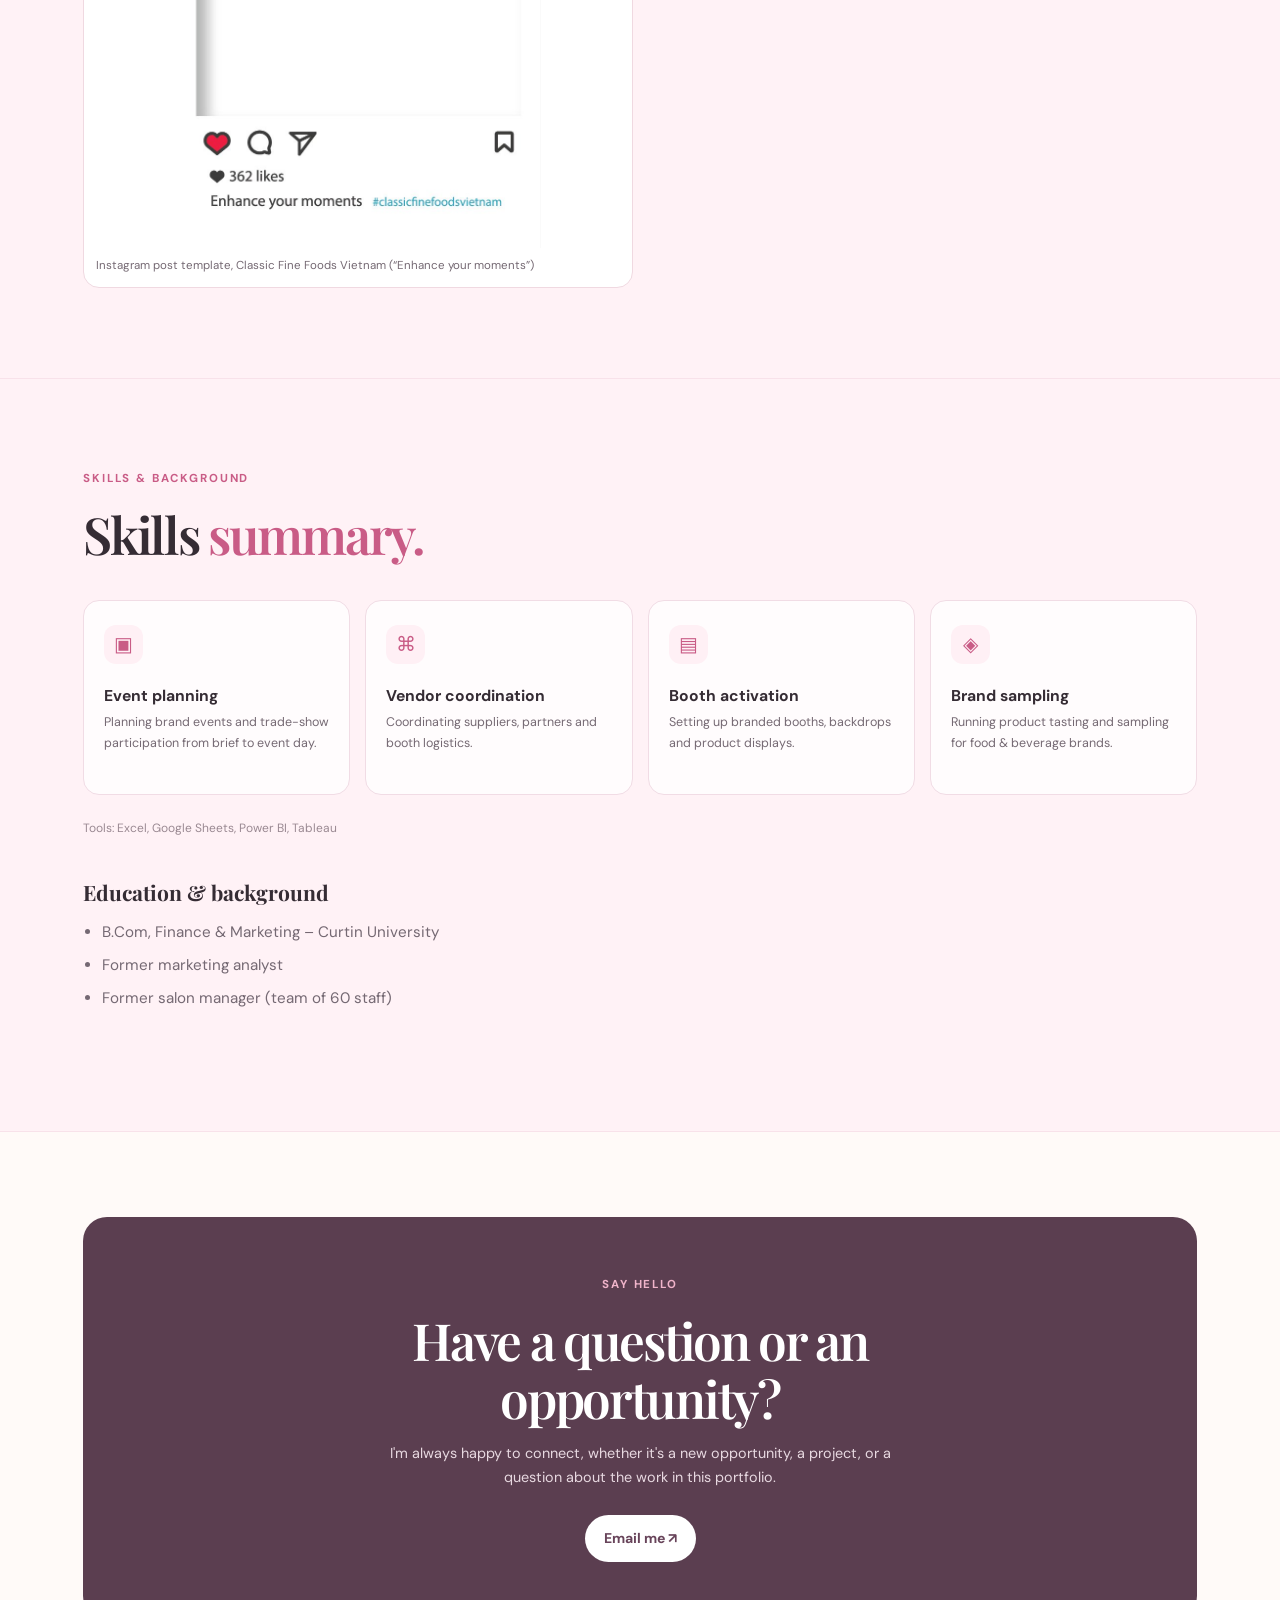
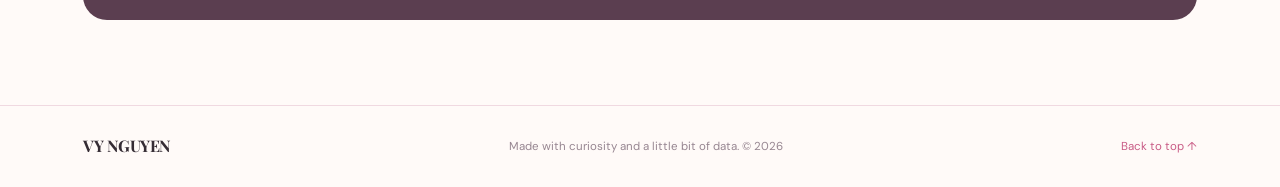
<file: events.html>
<!doctype html>
<html lang="en">
<head>
  <meta charset="utf-8">
  <meta name="viewport" content="width=device-width, initial-scale=1">
  <meta name="description" content="Event planner portfolio of Vy Nguyen, in-house event planner at Classic Fine Foods.">
  <title>VY NGUYEN | Event Planner Portfolio</title>
  <link rel="icon" href="data:,">
  <link rel="stylesheet" href="style.css">
</head>
<body>
  <header class="site-header">
    <a class="brand" href="index.html" aria-label="Home">VY NGUYEN</a>
    <button class="menu-toggle" aria-label="Toggle navigation" aria-expanded="false">☰</button>
    <nav class="nav" aria-label="Main navigation">
      <a href="index.html#about">About</a>
      <a href="index.html#projects">Projects</a>
      <a href="events.html" aria-current="page">Event Planning</a>
      <a href="social-media-office.html">Social Media Office</a>
      <a class="nav-contact" href="#contact">Contact ↗</a>
    </nav>
  </header>

  <main>
    <section class="section page-hero" id="intro">
      <p class="eyebrow"><span class="eyebrow-dot"></span> EVENT PORTFOLIO</p>
      <h1>Event Planner – In-house, <span>Classic Fine Foods</span></h1>
      <p class="hero-description">I am an in-house event planner at Classic Fine Foods, where I plan events for our own brand portfolio. Before events, I worked as a marketing analyst and as a salon manager leading a team of 60 staff. I hold a Bachelor of Commerce in Finance &amp; Marketing from Curtin University.</p>
    </section>

    <section class="glance-strip" id="glance" aria-label="Events at a glance">
      <span class="glance-label">EVENTS AT A GLANCE</span>
      <div class="glance-grid">
        <a class="glance-card" href="#event-1">
          <span class="glance-num">EVENT 01</span>
          <strong>Vietnam Food &amp; Beverage Conference 2022</strong>
          <p>18 February 2022, Mai House Saigon Hotel — Classic Fine Foods premium beverage booth (S.Pellegrino, Acqua Panna)</p>
        </a>
        <a class="glance-card" href="#event-2">
          <span class="glance-num">EVENT 02</span>
          <strong>Poppin' Corks Wine Fest</strong>
          <p>26 February 2022, Wink Hotel Saigon Centre (cheese, charcuterie &amp; wine tasting)</p>
        </a>
        <a class="glance-card" href="#event-3">
          <span class="glance-num">EVENT 03</span>
          <strong>The Perfect Mix by Monin</strong>
          <p>26 May 2022, InterContinental Saigon (S.Pellegrino sampling booth)</p>
        </a>
      </div>
      <p class="glance-more"><a href="#collateral">Design &amp; print collateral ↓</a></p>
    </section>

    <section class="event-band" id="event-1">
      <article class="section event-case">
        <div class="section-heading">
          <p class="eyebrow">CASE STUDY 01</p>
          <h2>Vietnam Food &amp; Beverage Conference <span>2022</span></h2>
        </div>
        <figure class="event-hero-shot">
          <img src="assets/events/event1-hero.svg" alt="Classic Fine Foods booth at Vietnam Food and Beverage Conference 2022, with the Enhance your Moments backdrop and staff at the product counter">
          <figcaption>Classic Fine Foods booth – S.Pellegrino and Acqua Panna at Vietnam Food &amp; Beverage Conference 2022</figcaption>
        </figure>
        <dl class="event-facts">
          <div><dt>Event name</dt><dd>Vietnam Food &amp; Beverage Conference 2022 (presented by Mastercard &amp; Vietcetera)</dd></div>
          <div><dt>Date</dt><dd>18 February 2022, 8:00 AM–3:00 PM</dd></div>
          <div><dt>Venue</dt><dd>3rd floor, Mai House Saigon Hotel, 1-3-5 Ngo Thoi Nhiem, Ward 6, District 3, Ho Chi Minh City</dd></div>
          <div><dt>Brand / role</dt><dd>Classic Fine Foods booth featuring S.Pellegrino and Acqua Panna; event lead (booth activation)</dd></div>
          <div><dt>Objective</dt><dd>Introduce S.Pellegrino and Acqua Panna to restaurants and hotels, find new B2B customers, and build brand awareness</dd></div>
          <div><dt>Budget / Actual spend</dt><dd>$2,100 budget, $1,800 actual (16% under)</dd></div>
          <div><dt>Lead time</dt><dd>1 week, from concept to event day</dd></div>
          <div><dt>Event website</dt><dd>FlavorsVietnam.com</dd></div>
        </dl>
        <div class="event-block">
          <h3>My role &amp; responsibilities</h3>
          <p>I led the booth activation from concept to event day. I worked with the design team, developed the booth concept and specified the dimensions, then outsourced and managed the print and booth-build vendor. On event day I directed setup, managed booth staff, ran product sampling, and met guests.</p>
        </div>
        <div class="event-block">
          <h3>Team &amp; vendors</h3>
          <p>I led a team of one designer and two booth staff (one morning shift and one afternoon shift). One vendor handled both printing and booth construction.</p>
        </div>
        <div class="event-block">
          <h3>Execution highlights (as shown in the photos)</h3>
          <ul>
            <li>Premium beverage booth set in a hotel ballroom, with a Classic Fine Foods × S.Pellegrino / Acqua Panna backdrop carrying the line “Enhance your Moments”.</li>
            <li>Product display of S.Pellegrino and Acqua Panna bottles, including a large S.Pellegrino bottle display piece and a wooden cart-style counter.</li>
            <li>Booth staff serving and engaging guests at the counter; staff and guests wearing face masks (COVID-era event).</li>
            <li>Booth positioned among other food &amp; beverage exhibitors in the ballroom.</li>
          </ul>
        </div>
        <div class="event-block">
          <h3>Results</h3>
          <div class="results-row">
            <div class="result-card"><span>Visitors</span><strong>200–250</strong><em class="result-sub">Estimated from warehouse prep</em></div>
            <div class="result-card"><span>B2C leads</span><strong>100</strong><em class="result-sub">New consumer leads</em></div>
            <div class="result-card"><span>B2B connections</span><strong>80</strong><em class="result-sub">New business contacts, not closed sales</em></div>
          </div>
          <p class="result-note">Warehouse stock prepared: 30 kg assorted cheese and 300 cases of assorted water.</p>
        </div>
        <div class="event-block">
          <h3>Challenges &amp; solutions</h3>
          <div class="challenge-grid">
            <div><h4>Challenge</h4><p>COVID regulations.</p></div>
            <div><h4>Solution</h4><p>Limited the number of guests at the booth to comply with the rules.</p></div>
          </div>
        </div>
        <div class="event-block">
          <h3>Photo gallery</h3>
          <div class="event-gallery">
            <figure>
              <img class="poster" src="assets/events/event1-1.svg" alt="Event key visual – Vietnam Food &amp; Beverage Conference 2022">
              <figcaption>Event key visual – Vietnam Food &amp; Beverage Conference 2022</figcaption>
            </figure>
            <figure>
              <img src="assets/events/event1-2.svg" alt="Booth overview with the Enhance your Moments backdrop and product counter">
              <figcaption>Booth overview – “Enhance your Moments” backdrop and product counter</figcaption>
            </figure>
            <figure>
              <img src="assets/events/event1-3.svg" alt="Classic Fine Foods × S.Pellegrino / Acqua Panna booth with a wooden cart counter">
              <figcaption>Classic Fine Foods × S.Pellegrino / Acqua Panna booth with cart counter</figcaption>
            </figure>
            <figure>
              <img src="assets/events/event1-4.svg" alt="Product display of S.Pellegrino and Acqua Panna bottles at the booth">
              <figcaption>Product display – S.Pellegrino and Acqua Panna</figcaption>
            </figure>
          </div>
          <figure class="invite-card">
            <img src="assets/events/event1-invite.svg" alt="Invitation to Vietnam Food and Beverage Conference 2022 at Mai House Saigon Hotel">
            <figcaption>Event invitation – 18 February 2022, Mai House Saigon Hotel</figcaption>
          </figure>
        </div>
      </article>
    </section>

    <section class="event-band" id="event-2">
      <article class="section event-case">
        <div class="section-heading">
          <p class="eyebrow">CASE STUDY 02</p>
          <h2>Poppin' Corks <span>Wine Fest</span></h2>
        </div>
        <dl class="event-facts">
          <div><dt>Event name</dt><dd>Poppin' Corks Wine Fest (name as shown on the event poster)</dd></div>
          <div><dt>Date</dt><dd>26 February 2022</dd></div>
          <div><dt>Venue</dt><dd>Wink Hotel Saigon Centre</dd></div>
          <div><dt>Brand / role</dt><dd>Classic Fine Foods (Classic Deli) exhibitor — booth only, not the organizer; event lead (booth activation)</dd></div>
          <div><dt>Objective</dt><dd>Introduce products to restaurants and hotels, find new B2B customers, and build brand awareness</dd></div>
          <div><dt>Budget / Actual spend</dt><dd>$1,300 budget, $1,200 actual (about $85 under)</dd></div>
          <div><dt>Lead time</dt><dd>1 week, from concept to event day</dd></div>
        </dl>
        <div class="event-block">
          <h3>My role &amp; responsibilities</h3>
          <p>I led the booth activation from concept to event day. I worked with the design team, developed the booth concept and specified the dimensions, then outsourced and managed the print and booth-build vendor. On event day I directed setup, managed booth staff, ran product sampling, and met guests.</p>
        </div>
        <div class="event-block">
          <h3>Team &amp; vendors</h3>
          <p>I led a team of one designer and two booth staff (one morning shift and one afternoon shift). One vendor handled both printing and booth construction.</p>
        </div>
        <div class="event-block">
          <h3>Execution highlights (as shown in the photos)</h3>
          <ul>
            <li>Event poster lists participating brands including Classic Fine Foods, Daloc, Viva House of Wine, Vinobeer Vietnam, Wine Embassy and Vinifera, with Speed POS branding.</li>
            <li>Cheese &amp; charcuterie tasting table with Président and Metro Chef flags and labelled cheeses (Manchego, Blue d’Auvergne, Camembert, Brie) alongside cured meats.</li>
            <li>Wine booth showing Tintillo and Santa Julia wines, with guests tasting.</li>
            <li>Classic Deli presence via a classicdeli.vn standee; the venue also featured a van bar and Daloc branding.</li>
            <li>POS screen at the venue displaying the festival name.</li>
          </ul>
        </div>
        <div class="event-block">
          <h3>Results</h3>
          <div class="results-row">
            <div class="result-card"><span>Visitors</span><strong>~100</strong></div>
            <div class="result-card"><span>B2C leads</span><strong>30</strong><em class="result-sub">New consumer leads</em></div>
            <div class="result-card"><span>B2B connections</span><strong>20</strong><em class="result-sub">New business contacts, not closed sales</em></div>
          </div>
          <p class="result-note">Warehouse stock prepared: 15 kg assorted cheese and 120 cases of assorted water.</p>
        </div>
        <div class="event-block">
          <h3>Challenges &amp; solutions</h3>
          <div class="challenge-grid">
            <div><h4>Challenge</h4><p>COVID regulations, plus rain on event day.</p></div>
            <div><h4>Solution</h4><p>Limited guest numbers to comply with COVID rules. Checked the weather forecast in advance and prepared rain tarps/covers and umbrellas.</p></div>
          </div>
        </div>
        <div class="event-block">
          <h3>Photo gallery</h3>
          <div class="event-gallery">
            <figure>
              <img class="poster" src="assets/events/event2-1.svg" alt="Event poster for Poppin' Corks Wine Fest on 26 February at Wink Hotel Saigon Centre">
              <figcaption>Event poster – Poppin' Corks Wine Fest, 26 February, Wink Hotel Saigon Centre</figcaption>
            </figure>
            <figure>
              <img src="assets/events/event2-2.svg" alt="Cheese and charcuterie tasting spread with labelled cheeses and cured meats">
              <figcaption>Cheese &amp; charcuterie tasting spread</figcaption>
            </figure>
            <figure>
              <img src="assets/events/event2-3.svg" alt="Guests tasting at the cheese and charcuterie table with classicdeli.vn branding">
              <figcaption>Guest tasting at the cheese &amp; charcuterie table (classicdeli.vn branding)</figcaption>
            </figure>
            <figure>
              <img src="assets/events/event2-4.svg" alt="Wine tasting at the Tintillo and Président booth">
              <figcaption>Wine tasting at the Tintillo / Président booth</figcaption>
            </figure>
          </div>
        </div>
      </article>
    </section>

    <section class="event-band" id="event-3">
      <article class="section event-case">
        <div class="section-heading">
          <p class="eyebrow">CASE STUDY 03</p>
          <h2>The Perfect Mix <span>by Monin</span></h2>
        </div>
        <dl class="event-facts">
          <div><dt>Event name</dt><dd>The Perfect Mix by Monin</dd></div>
          <div><dt>Date</dt><dd>Thursday, 26 May 2022, 9:00–17:00</dd></div>
          <div><dt>Venue</dt><dd>Ballroom, InterContinental Saigon, District 1, Ho Chi Minh City</dd></div>
          <div><dt>Brand / role</dt><dd>Organized by Monin &amp; T.K. Distribution; Classic Fine Foods participated as a partner brand (booth only); event lead (booth activation)</dd></div>
          <div><dt>Event concept</dt><dd>“An event of you – by you for you”: a one-day event on coffee, tea, dessert &amp; bakery, cocktails &amp; beers</dd></div>
          <div><dt>Objective</dt><dd>Introduce products to restaurants and hotels, find new B2B customers, and build brand awareness</dd></div>
          <div><dt>Budget / Actual spend</dt><dd>$1,300 budget, $1,200 actual (about $85 under)</dd></div>
          <div><dt>Lead time</dt><dd>1 week, from concept to event day</dd></div>
        </dl>
        <div class="event-block">
          <h3>My role &amp; responsibilities</h3>
          <p>I led the booth activation from concept to event day. I worked with the design team, developed the booth concept and specified the dimensions, then outsourced and managed the print and booth-build vendor. On event day I directed setup, managed booth staff, ran product sampling, and met guests.</p>
        </div>
        <div class="event-block">
          <h3>Team &amp; vendors</h3>
          <p>I led a team of one designer and two booth staff (one morning shift and one afternoon shift). One vendor handled both printing and booth construction.</p>
        </div>
        <div class="event-block">
          <h3>Execution highlights (as shown in the photos)</h3>
          <ul>
            <li>Classic Fine Foods booth with the “Enhance your Moments” backdrop, Classic Fine Foods banner and a wooden cart counter.</li>
            <li>Live sampling of S.Pellegrino / San Pellegrino sparkling drinks served in cups to guests.</li>
            <li>Product display shelves stocked with S.Pellegrino bottles next to the booth.</li>
            <li>Guests and booth team posing at the booth.</li>
          </ul>
        </div>
        <div class="event-block">
          <h3>Results</h3>
          <div class="results-row results-2">
            <div class="result-card"><span>B2C leads</span><strong>100</strong><em class="result-sub">New consumer leads</em></div>
            <div class="result-card"><span>B2B connections</span><strong>50</strong><em class="result-sub">New business contacts, not closed sales</em></div>
          </div>
          <p class="result-note">Warehouse stock prepared: 15 kg assorted cheese and 120 cases of assorted water.</p>
        </div>
        <div class="event-block">
          <h3>Challenges &amp; solutions</h3>
          <div class="challenge-grid">
            <div><h4>Challenge</h4><p>COVID regulations.</p></div>
            <div><h4>Solution</h4><p>Limited the number of guests at the booth to comply with the rules.</p></div>
          </div>
        </div>
        <div class="event-block">
          <h3>Photo gallery</h3>
          <div class="event-gallery">
            <figure>
              <img class="poster" src="assets/events/event3-1.svg" alt="Event key visual – The Perfect Mix by Monin">
              <figcaption>Event key visual – The Perfect Mix by Monin</figcaption>
            </figure>
            <figure>
              <img src="assets/events/event3-2.svg" alt="Sampling S.Pellegrino sparkling drinks to guests at the Classic Fine Foods booth">
              <figcaption>Sampling S.Pellegrino sparkling drinks to guests</figcaption>
            </figure>
            <figure>
              <img src="assets/events/event3-3.svg" alt="Guests tasting drinks at the Classic Fine Foods counter">
              <figcaption>Guests tasting at the Classic Fine Foods counter</figcaption>
            </figure>
            <figure>
              <img src="assets/events/event3-4.svg" alt="Classic Fine Foods booth with the Enhance your Moments backdrop">
              <figcaption>Classic Fine Foods booth – “Enhance your Moments” backdrop</figcaption>
            </figure>
          </div>
        </div>
      </article>
    </section>

    <section class="event-band" id="collateral">
      <article class="section event-case">
        <div class="section-heading">
          <p class="eyebrow">DESIGN &amp; PRINT</p>
          <h2>Design &amp; print <span>collateral.</span></h2>
        </div>
        <p class="collateral-intro">Booth and print materials I concepted with the design team and produced with vendors, for Classic Fine Foods and Classic Deli, 2022. Captions describe what is visible in each piece.</p>
        <div class="collateral-gallery">
          <figure class="wide">
            <img src="assets/events/collateral-banner-free-shipping.svg" alt="Classic Deli banner with charcuterie and cheese, reading Free Shipping and classicdeli.vn">
            <figcaption>Classic Deli “Free Shipping” banner</figcaption>
          </figure>
          <figure class="wide">
            <img src="assets/events/collateral-banner-deliver-tomorrow.svg" alt="Classic Deli banner reading Order Today, Deliver Tomorrow, with a courier holding a food crate">
            <figcaption>Classic Deli “Order Today, Deliver Tomorrow” banner</figcaption>
          </figure>
          <figure class="wide">
            <img src="assets/events/collateral-flyer-en.svg" alt="English Classic Deli gift voucher flyer for $4, with promo code, QR codes and store contacts">
            <figcaption>Gift voucher flyer, Classic Deli, 2022 (English)</figcaption>
          </figure>
          <figure class="wide">
            <img src="assets/events/collateral-flyer-vi.svg" alt="Vietnamese Classic Deli gift voucher flyer for $4, with promo code, QR codes and store contacts">
            <figcaption>Gift voucher flyer, Classic Deli, 2022 (Vietnamese)</figcaption>
          </figure>
          <figure>
            <img src="assets/events/collateral-voucher-25.svg" alt="Classic Deli gift voucher, 25 percent off, code DELI25, expiry 31 March 2022">
            <figcaption>Classic Deli gift voucher, 25% off, 2022</figcaption>
          </figure>
          <figure>
            <img src="assets/events/collateral-voucher-500k.svg" alt="Classic Deli gift voucher, $21, code CLASSIC50, expiry 31 March 2022">
            <figcaption>Classic Deli gift voucher, $21, 2022</figcaption>
          </figure>
          <figure>
            <img src="assets/events/collateral-workshop-invite.svg" alt="Invitation to a Patissier Chocolate Workshop on 26 April 2022 at the Classic Fine Foods Kitchen, featuring Chef Matthieu Lagarrigue">
            <figcaption>Patissier Chocolate Workshop invitation, 26 April 2022, Classic Fine Foods Kitchen</figcaption>
          </figure>
          <figure>
            <img src="assets/events/collateral-lead-form.svg" alt="Blank lead-capture form with fields for name, email, phone, job industry and city">
            <figcaption>Blank booth lead-capture form</figcaption>
          </figure>
          <figure class="prop">
            <img src="assets/events/collateral-prop-pellegrino.svg" alt="S.Pellegrino bottle cut-out with a blue number-one hand and a #s.pellegrino paddle">
            <figcaption>S.Pellegrino bottle cut-out / photo prop with #s.pellegrino paddle</figcaption>
          </figure>
          <figure class="prop">
            <img src="assets/events/collateral-prop-acquapanna.svg" alt="Acqua Panna bottle cut-out with an orange #acquapanna paddle">
            <figcaption>Acqua Panna bottle cut-out / photo prop with #acquapanna paddle</figcaption>
          </figure>
          <figure>
            <img src="assets/events/collateral-ig-template.svg" alt="Instagram post template for classicfinefoodsvietnam with the caption Enhance your moments">
            <figcaption>Instagram post template, Classic Fine Foods Vietnam (“Enhance your moments”)</figcaption>
          </figure>
        </div>
      </article>
    </section>

    <section class="skills-section" id="skills">
      <div class="section content-section">
        <div class="section-heading">
          <p class="eyebrow">SKILLS &amp; BACKGROUND</p>
          <h2>Skills <span>summary.</span></h2>
        </div>
        <div class="skill-grid">
          <article class="skill-card">
            <div class="skill-icon">▣</div>
            <h3>Event planning</h3>
            <p>Planning brand events and trade-show participation from brief to event day.</p>
          </article>
          <article class="skill-card">
            <div class="skill-icon">⌘</div>
            <h3>Vendor coordination</h3>
            <p>Coordinating suppliers, partners and booth logistics.</p>
          </article>
          <article class="skill-card">
            <div class="skill-icon">▤</div>
            <h3>Booth activation</h3>
            <p>Setting up branded booths, backdrops and product displays.</p>
          </article>
          <article class="skill-card">
            <div class="skill-icon">◈</div>
            <h3>Brand sampling</h3>
            <p>Running product tasting and sampling for food &amp; beverage brands.</p>
          </article>
        </div>
        <p class="small-note">Tools: Excel, Google Sheets, Power BI, Tableau</p>
        <div class="event-block" style="margin-top:36px;">
          <h3>Education &amp; background</h3>
          <ul>
            <li>B.Com, Finance &amp; Marketing – Curtin University</li>
            <li>Former marketing analyst</li>
            <li>Former salon manager (team of 60 staff)</li>
          </ul>
        </div>
      </div>
    </section>

    <section class="section contact-section" id="contact">
      <div class="contact-panel">
        <p class="eyebrow">SAY HELLO</p>
        <h2>Have a question or an opportunity?</h2>
        <p>I'm always happy to connect, whether it's a new opportunity, a project, or a question about the work in this portfolio.</p>
        <a class="button button-light" href="mailto:vynguyen.ivyng@gmail.com">Email me ↗</a>
      </div>
    </section>
  </main>

  <footer class="site-footer"><a class="brand" href="index.html">VY NGUYEN</a><span>Made with curiosity and a little bit of data. © <span id="year"></span></span><a href="#intro">Back to top ↑</a></footer>
  <script>
    const menuButton = document.querySelector('.menu-toggle');
    const nav = document.querySelector('.nav');
    menuButton.addEventListener('click', () => {
      const open = nav.classList.toggle('nav-open');
      menuButton.setAttribute('aria-expanded', String(open));
    });
    nav.querySelectorAll('a').forEach(link => link.addEventListener('click', () => {
      nav.classList.remove('nav-open');
      menuButton.setAttribute('aria-expanded', 'false');
    }));
    document.getElementById('year').textContent = new Date().getFullYear();
  </script>
</body>
</html>
</file>
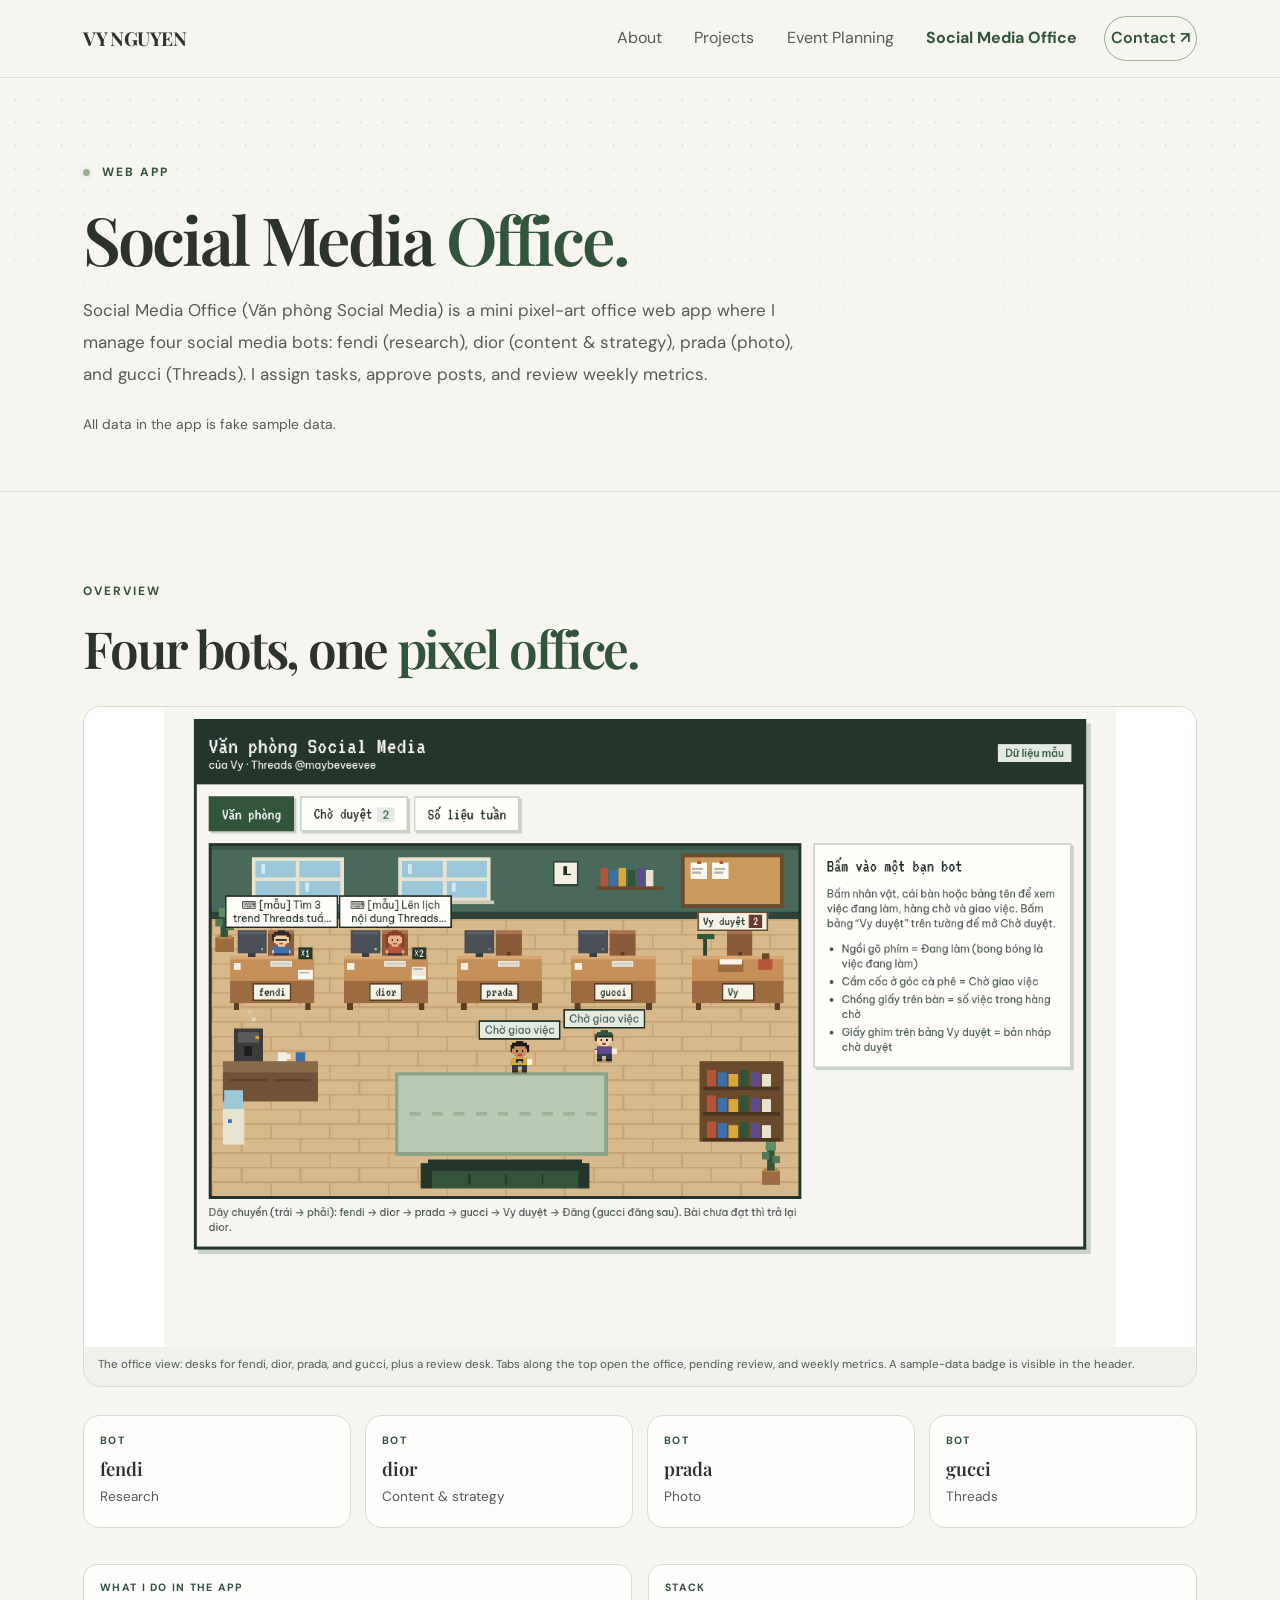
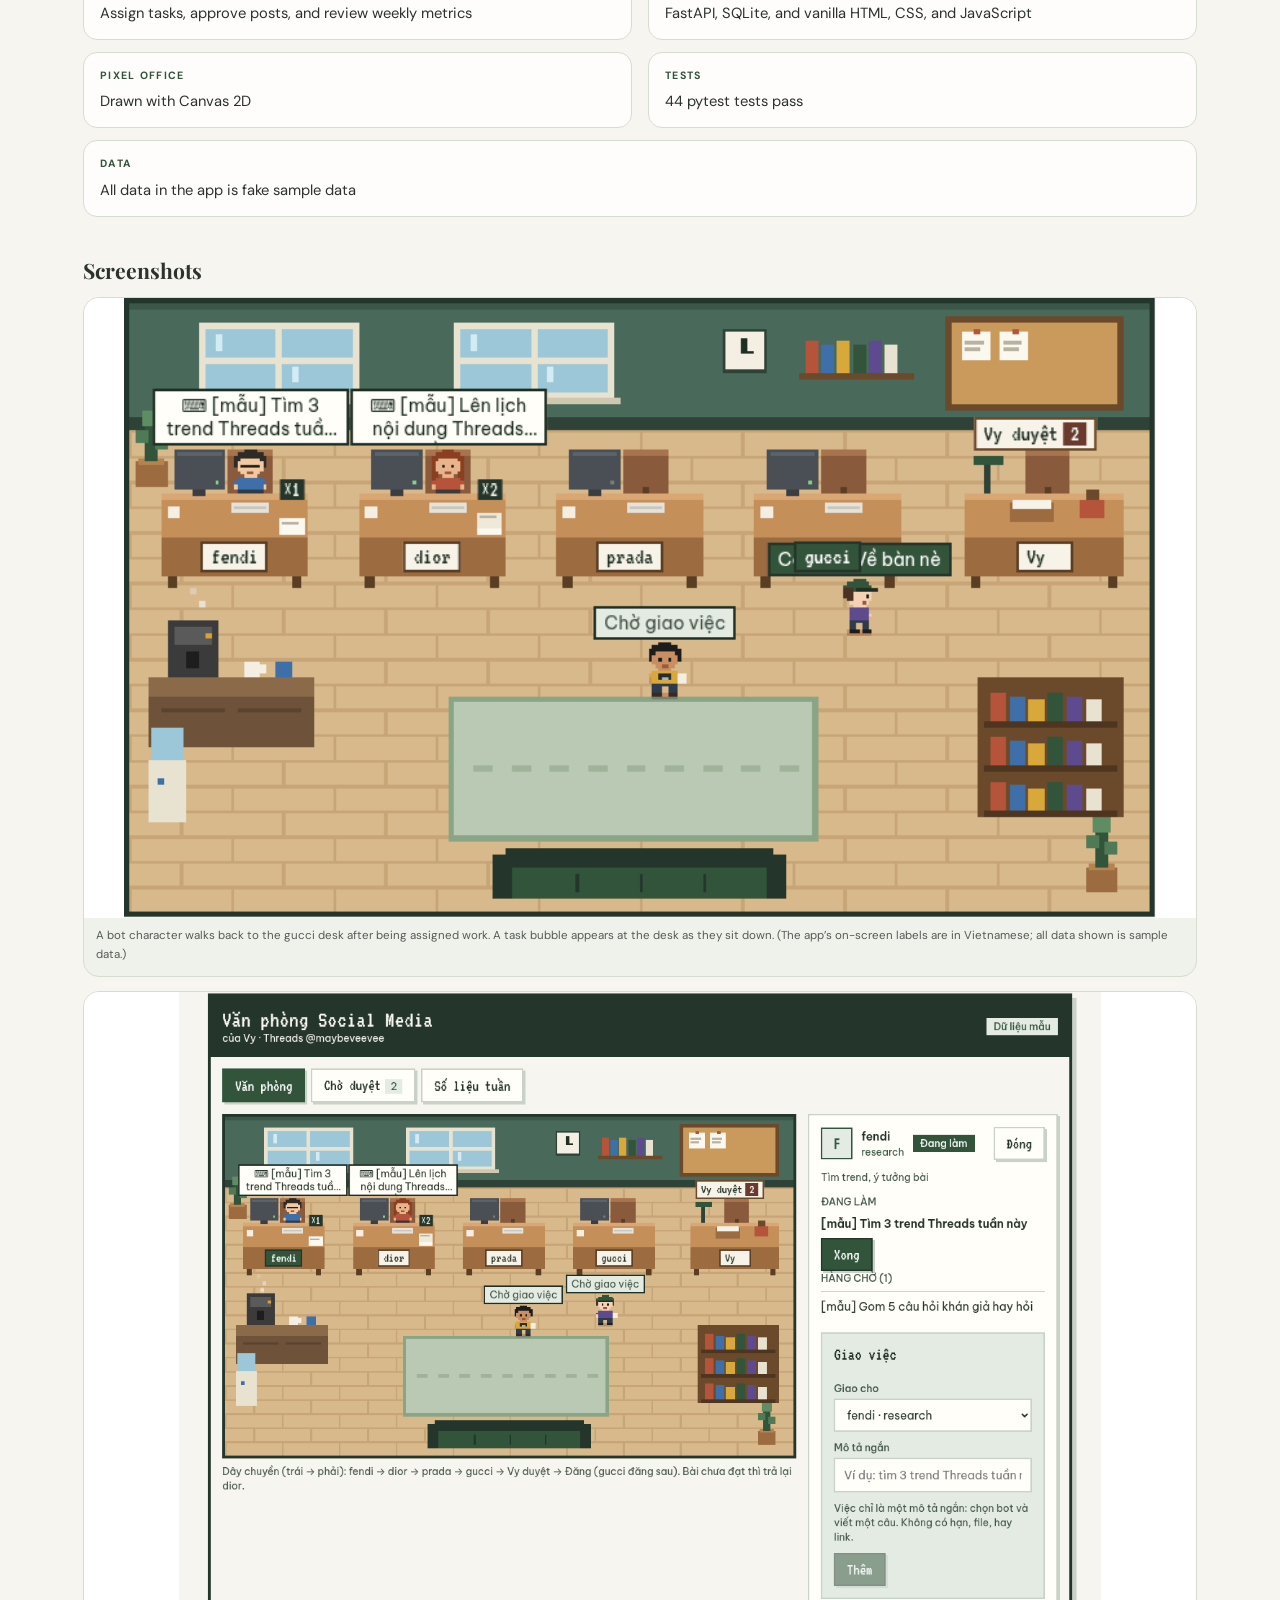
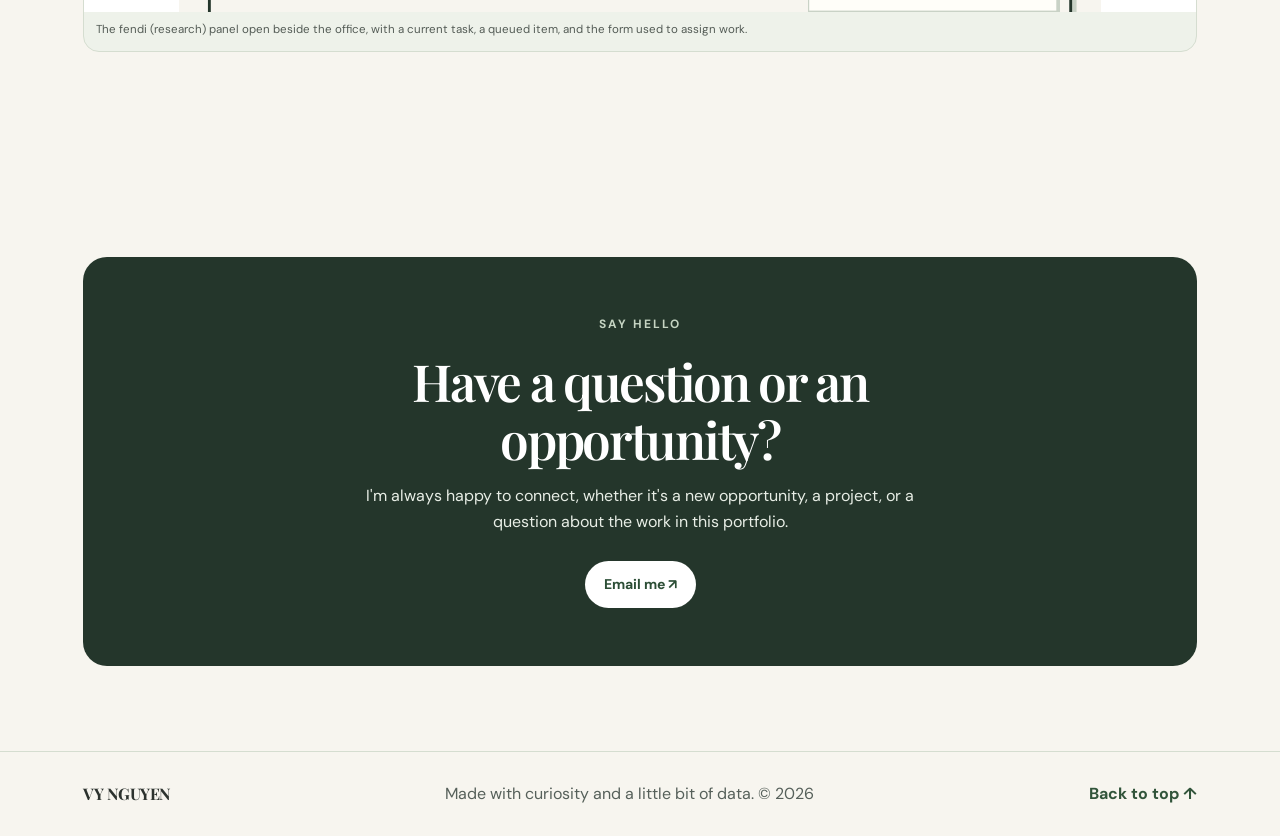
<file: social-media-office.html>
<!doctype html>
<html lang="en">
<head>
  <meta charset="utf-8">
  <meta name="viewport" content="width=device-width, initial-scale=1">
  <meta name="description" content="Social Media Office, a mini pixel-art office web app by Vy Nguyen for managing four social media bots.">
  <title>VY NGUYEN | Social Media Office</title>
  <link rel="icon" href="data:,">
  <link rel="stylesheet" href="style.css">
</head>
<body class="smo">
  <a class="skip-link" href="#main">Skip to content</a>
  <header class="site-header">
    <a class="brand" href="index.html" aria-label="Home">VY NGUYEN</a>
    <button class="menu-toggle" type="button" aria-label="Toggle navigation" aria-expanded="false">☰</button>
    <nav class="nav" aria-label="Main navigation">
      <a href="index.html#about">About</a>
      <a href="index.html#projects">Projects</a>
      <a href="events.html">Event Planning</a>
      <a href="social-media-office.html" aria-current="page">Social Media Office</a>
      <a class="nav-contact" href="#contact">Contact ↗</a>
    </nav>
  </header>

  <main id="main">
    <section class="section page-hero" id="intro">
      <p class="eyebrow"><span class="eyebrow-dot"></span> Web app</p>
      <h1>Social Media <span>Office.</span></h1>
      <p class="hero-description">Social Media Office (Văn phòng Social Media) is a mini pixel-art office web app where I manage four social media bots: fendi (research), dior (content &amp; strategy), prada (photo), and gucci (Threads). I assign tasks, approve posts, and review weekly metrics.</p>
      <div class="hero-note">All data in the app is fake sample data.</div>
    </section>

    <section class="smo-band" id="overview">
      <article class="section event-case">
        <div class="section-heading">
          <p class="eyebrow">Overview</p>
          <h2>Four bots, one <span>pixel office.</span></h2>
        </div>

        <figure class="event-hero-shot smo-shot">
          <img src="assets/social-media-office/office.svg" alt="The Social Media Office web app, showing a pixel-art office with four bot desks and a review desk, plus tabs for the office, pending review, and weekly metrics">
          <figcaption>The office view: desks for fendi, dior, prada, and gucci, plus a review desk. Tabs along the top open the office, pending review, and weekly metrics. A sample-data badge is visible in the header.</figcaption>
        </figure>

        <div class="smo-bots" aria-label="The four social media bots">
          <article>
            <span class="glance-num">Bot</span>
            <strong>fendi</strong>
            <p>Research</p>
          </article>
          <article>
            <span class="glance-num">Bot</span>
            <strong>dior</strong>
            <p>Content &amp; strategy</p>
          </article>
          <article>
            <span class="glance-num">Bot</span>
            <strong>prada</strong>
            <p>Photo</p>
          </article>
          <article>
            <span class="glance-num">Bot</span>
            <strong>gucci</strong>
            <p>Threads</p>
          </article>
        </div>

        <dl class="event-facts">
          <div><dt>What I do in the app</dt><dd>Assign tasks, approve posts, and review weekly metrics</dd></div>
          <div><dt>Stack</dt><dd>FastAPI, SQLite, and vanilla HTML, CSS, and JavaScript</dd></div>
          <div><dt>Pixel office</dt><dd>Drawn with Canvas 2D</dd></div>
          <div><dt>Tests</dt><dd>44 pytest tests pass</dd></div>
          <div><dt>Data</dt><dd>All data in the app is fake sample data</dd></div>
        </dl>

        <!-- Repository (private for now; add the public link here when ready):
        <a class="project-link" href="https://github.com/vyng-dax/van-phong-social-media">View GitHub repository ↗</a>
        -->

        <div class="event-block">
          <h3>Screenshots</h3>
          <div class="event-gallery smo-gallery">
            <figure class="wide">
              <img src="assets/social-media-office/walk-to-desk.svg" alt="Animation of a bot character walking across the pixel office floor to the gucci desk after being assigned work">
              <figcaption>A bot character walks back to the gucci desk after being assigned work. A task bubble appears at the desk as they sit down. (The app’s on-screen labels are in Vietnamese; all data shown is sample data.)</figcaption>
            </figure>
            <figure class="wide">
              <img src="assets/social-media-office/panel-fendi.svg" alt="The fendi research bot panel open beside the pixel office, showing a current task, a queued task, and an assign-task form">
              <figcaption>The fendi (research) panel open beside the office, with a current task, a queued item, and the form used to assign work.</figcaption>
            </figure>
          </div>
        </div>
      </article>
    </section>

    <section class="section contact-section" id="contact">
      <div class="contact-panel">
        <p class="eyebrow">Say hello</p>
        <h2>Have a question or an opportunity?</h2>
        <p>I'm always happy to connect, whether it's a new opportunity, a project, or a question about the work in this portfolio.</p>
        <a class="button button-light" href="mailto:vynguyen.ivyng@gmail.com">Email me ↗</a>
      </div>
    </section>
  </main>

  <footer class="site-footer">
    <a class="brand" href="index.html">VY NGUYEN</a>
    <span>Made with curiosity and a little bit of data. © <span id="year">2026</span></span>
    <a href="#intro">Back to top ↑</a>
  </footer>
  <script src="script.js"></script>
</body>
</html>
</file>
<file: style.css>
@import url('https://fonts.googleapis.com/css2?family=DM+Sans:wght@400;500;600;700&family=Playfair+Display:wght@500;600;700&display=swap');

:root {
  --ink: #352c34;
  --muted: #756973;
  --pink: #e98cae;
  --pink-dark: #c95c86;
  --pink-pale: #fff0f5;
  --pink-soft: #fce0e9;
  --cream: #fffaf8;
  --line: #f0d9e1;
  --white: #ffffff;
  --shadow: 0 18px 55px rgba(113, 57, 82, .09);
}
* { box-sizing: border-box; }
html { scroll-behavior: smooth; scroll-padding-top: 86px; }
body { margin: 0; background: var(--cream); color: var(--ink); font-family: 'DM Sans', sans-serif; line-height: 1.65; }
a { color: inherit; text-decoration: none; }
.site-header { height: 78px; padding: 0 max(6.5vw, 24px); display: flex; align-items: center; justify-content: space-between; position: sticky; top: 0; z-index: 20; background: rgba(255,250,248,.92); border-bottom: 1px solid rgba(240,217,225,.8); backdrop-filter: blur(14px); }
.brand { display: inline-flex; align-items: center; gap: 10px; font-family: 'Playfair Display', serif; font-size: 1.2rem; font-weight: 700; letter-spacing: -.03em; }
.nav { display: flex; align-items: center; gap: clamp(16px, 2.4vw, 34px); color: var(--muted); font-size: .88rem; }
.nav a:hover, .text-link:hover, .project-link:hover, .contact-links a:hover { color: var(--pink-dark); }
.nav-contact { padding: 9px 16px; border: 1px solid var(--pink); border-radius: 999px; color: var(--pink-dark); }
.menu-toggle { display: none; border: 0; background: transparent; font-size: 1.5rem; color: var(--ink); }
.section { width: min(1120px, 87%); margin: 0 auto; }
.hero { min-height: 590px; padding-top: 85px; padding-bottom: 76px; display: grid; grid-template-columns: 1.08fr .92fr; align-items: center; gap: 48px; position: relative; }
.hero::before { content: ""; position: absolute; inset: 25px -8vw 0; z-index: -1; background-image: radial-gradient(#f6d8e3 1.15px, transparent 1.15px); background-size: 23px 23px; opacity: .55; mask-image: linear-gradient(to bottom, black, transparent 92%); }
.eyebrow { margin: 0 0 18px; color: var(--pink-dark); font-size: .72rem; font-weight: 700; letter-spacing: .16em; }
.eyebrow-dot { display: inline-block; width: 7px; height: 7px; margin-right: 7px; border-radius: 50%; background: var(--pink); box-shadow: 0 0 0 4px #fbe0e9; }
h1, h2, h3, p { margin-top: 0; }
h1, h2 { font-family: 'Playfair Display', Georgia, serif; font-weight: 600; letter-spacing: -.045em; line-height: 1.13; }
h1 { max-width: 650px; margin-bottom: 23px; font-size: clamp(3.2rem, 6.2vw, 5.5rem); }
h1 span, h2 span { color: var(--pink-dark); }
.hero-description { max-width: 570px; color: var(--muted); font-size: 1.06rem; line-height: 1.9; }
.hero-description strong { color: var(--ink); }
.hero-actions { display: flex; align-items: center; gap: 25px; margin-top: 28px; }
.button { min-height: 47px; padding: 12px 19px; display: inline-flex; align-items: center; justify-content: center; gap: 14px; border-radius: 999px; font-size: .88rem; font-weight: 700; transition: transform .2s, box-shadow .2s; }
.button:hover { transform: translateY(-2px); box-shadow: 0 9px 22px rgba(201,92,134,.2); }
.button-primary { background: var(--pink-dark); color: white; }
.text-link { font-size: .9rem; font-weight: 700; }
.hero-note { margin-top: 35px; color: #8b7b85; font-size: .78rem; }
.hero-art { min-height: 390px; position: relative; display: grid; place-items: center; }
.art-card { width: min(100%, 360px); padding: 24px; position: relative; z-index: 2; background: rgba(255,255,255,.93); border: 1px solid #f2d4e0; border-radius: 22px; box-shadow: var(--shadow); transform: rotate(2deg); }
.art-card-top, .chart-labels, .art-footer { display: flex; align-items: center; justify-content: space-between; }
.art-card-top { font-size: .62rem; font-weight: 700; letter-spacing: .13em; color: #9b8591; }
.live-dot { width: 8px; height: 8px; border-radius: 50%; background: #8fc8ac; box-shadow: 0 0 0 4px #e5f5ec; }
.mini-kpi { display: flex; align-items: center; justify-content: space-between; margin-top: 27px; font-size: .84rem; color: var(--muted); }
.mini-kpi strong { color: #6ca88a; font-size: 1.5rem; }
.chart-bars { height: 145px; margin-top: 18px; display: flex; align-items: end; gap: 12px; border-bottom: 1px solid var(--line); background: repeating-linear-gradient(to bottom, transparent 0 35px, #f7edf1 36px 37px); }
.chart-bars i { flex: 1; background: linear-gradient(180deg, #f1abc4, #d96e99); border-radius: 7px 7px 2px 2px; }
.chart-bars i:nth-child(even) { background: linear-gradient(180deg, #f8d7e3, #ed9cba); }
.chart-labels { margin-top: 9px; color: #b09ba6; font-size: .57rem; }
.art-footer { margin-top: 25px; justify-content: flex-start; gap: 9px; font-size: .72rem; color: #887784; }
.art-orbit { position: absolute; border: 1px solid #f1cada; border-radius: 50%; }
.orbit-one { width: 360px; height: 360px; transform: rotate(-25deg) scaleY(.68); }
.orbit-two { width: 430px; height: 430px; transform: rotate(30deg) scaleY(.65); border-style: dashed; opacity: .7; }
.floating-note { position: absolute; z-index: 3; padding: 10px 14px; border: 1px solid var(--line); border-radius: 12px; background: white; box-shadow: var(--shadow); color: var(--muted); font-size: .72rem; }
.note-top { top: 37px; right: -3px; transform: rotate(5deg); }
.note-bottom { bottom: 38px; left: -8px; transform: rotate(-5deg); }
.note-bottom span { color: #8fc8ac; font-size: .6rem; margin-right: 6px; }
.decor { position: absolute; color: #eeb2c8; }
.decor-dot { right: 0; bottom: 18px; font-size: 1.7rem; letter-spacing: .25em; }
.content-section { padding-top: 100px; padding-bottom: 100px; }
#about { display: grid; grid-template-columns: .9fr 1.1fr; gap: 80px; align-items: start; }
.section-heading h2, .resume-inner h2 { margin-bottom: 20px; font-size: clamp(2.3rem, 4vw, 3.6rem); }
.about-content { padding-top: 42px; color: var(--muted); font-size: .98rem; }
.about-content p { margin-bottom: 20px; }
.about-tags, .tag-row { display: flex; flex-wrap: wrap; gap: 8px; }
.about-tags span, .tag-row span { padding: 6px 11px; border: 1px solid var(--line); border-radius: 999px; background: #fff7fa; color: #8a6577; font-size: .7rem; }
.skills-section { background: #fff2f6; border-top: 1px solid #f8e2ea; border-bottom: 1px solid #f8e2ea; }
.skills-section .content-section { padding-top: 90px; padding-bottom: 90px; }
.section-intro { max-width: 410px; color: var(--muted); font-size: .92rem; }
.skill-grid { display: grid; grid-template-columns: repeat(4, 1fr); gap: 15px; margin-top: 36px; }
.skill-card { padding: 24px 20px; border: 1px solid #f1dce5; border-radius: 16px; background: rgba(255,255,255,.75); }
.skill-icon { width: 39px; height: 39px; display: grid; place-items: center; margin-bottom: 19px; border-radius: 12px; background: var(--pink-pale); color: var(--pink-dark); font-size: 1.25rem; }
.skill-card h3 { margin-bottom: 4px; font-size: .98rem; }
.skill-card p { min-height: 43px; margin-bottom: 15px; color: var(--muted); font-size: .78rem; }
.skill-status { display: flex; align-items: center; gap: 7px; color: #8d7b85; font-size: .66rem; }
.skill-status span { width: 6px; height: 6px; border-radius: 50%; background: #d6a05e; }
.small-note { margin: 24px 0 0; color: #9a8992; font-size: .75rem; }
.project-heading { display: flex; align-items: end; justify-content: space-between; gap: 35px; }
.project-heading .section-intro { margin-bottom: 26px; }
.project-grid { display: grid; grid-template-columns: repeat(2, 1fr); gap: 22px; margin-top: 35px; }
.project-card { overflow: hidden; border: 1px solid var(--line); border-radius: 18px; background: white; box-shadow: 0 8px 25px rgba(113,57,82,.035); transition: transform .2s, box-shadow .2s; }
.project-card:hover { transform: translateY(-4px); box-shadow: var(--shadow); }
.project-featured { grid-column: span 2; display: grid; grid-template-columns: 1fr 1fr; }
.project-visual { min-height: 210px; padding: 23px; position: relative; overflow: hidden; }
.visual-sales { min-height: 290px; background: linear-gradient(135deg, #fbe2eb, #f9f0f5); }
.visual-top, .project-meta { display: flex; justify-content: space-between; color: #9b7184; font-size: .62rem; font-weight: 700; letter-spacing: .1em; }
.visual-number { margin-top: 24px; color: #523847; font-family: 'Playfair Display', serif; font-size: 2.4rem; }
.visual-number small { color: #9a8290; font-family: 'DM Sans', sans-serif; font-size: .72rem; }
.visual-chart { height: 92px; margin-top: 12px; display: flex; align-items: end; gap: 10px; border-bottom: 1px solid #e7bdcf; }
.visual-chart i { flex: 1; background: #d97ca0; border-radius: 5px 5px 0 0; opacity: .8; }
.visual-chart i:nth-child(even) { background: #edb0c6; }
.visual-caption { margin-top: 8px; color: #9b7184; font-size: .62rem; text-align: right; }
.project-info { padding: 25px; }
.project-meta { color: #a18a95; }
.project-info h3 { margin: 14px 0 9px; font-family: 'Playfair Display', serif; font-size: 1.42rem; }
.project-info p { margin-bottom: 17px; color: var(--muted); font-size: .84rem; }
.tag-row { margin-bottom: 19px; }
.tag-row span { padding: 5px 9px; font-size: .64rem; }
.project-link { color: var(--pink-dark); font-size: .78rem; font-weight: 700; }
.visual-sql { display: grid; place-items: center; background: #f6edf6; }
.sql-window { width: 90%; padding: 17px; border: 1px solid #e8d6e9; border-radius: 12px; background: #fffafd; box-shadow: 0 10px 28px rgba(77,48,81,.08); transform: rotate(-2deg); }
.window-dots { margin-bottom: 15px; color: #d6a4ba; font-size: .6rem; letter-spacing: .3em; }
.sql-window code { color: #645168; font-size: .8rem; line-height: 1.8; }
.sql-window code span { color: #c95c86; font-weight: 700; }
.visual-dashboard { display: grid; place-items: center; background: #eaf3ef; }
.dash-panel { width: 94%; height: 150px; padding: 13px; border: 1px solid #d7e8df; border-radius: 10px; background: #fbfffc; transform: rotate(2deg); }
.dash-line { width: 44%; height: 7px; border-radius: 10px; background: #c6ddd1; }
.dash-metrics { display: flex; gap: 8px; margin-top: 12px; }
.dash-metrics span { height: 25px; flex: 1; border-radius: 4px; background: #e3f0e9; }
.dash-graph { height: 65px; margin-top: 10px; display: flex; align-items: end; gap: 8px; border-bottom: 1px solid #d4e6dc; }
.dash-graph i { flex: 1; background: #83b6a0; border-radius: 4px 4px 0 0; }
.dash-graph i:nth-child(1) { height: 35%; }.dash-graph i:nth-child(2) { height: 58%; }.dash-graph i:nth-child(3) { height: 45%; }.dash-graph i:nth-child(4) { height: 76%; }.dash-graph i:nth-child(5) { height: 62%; }.dash-graph i:nth-child(6) { height: 94%; }
.resume-section { background: #fff2f6; border-top: 1px solid #f8e2ea; border-bottom: 1px solid #f8e2ea; }
.resume-inner { padding-top: 82px; padding-bottom: 82px; display: grid; grid-template-columns: 1fr 1fr; align-items: center; gap: 70px; }
.resume-inner p:not(.eyebrow) { max-width: 440px; color: var(--muted); font-size: .9rem; }
.resume-card { display: flex; align-items: center; gap: 18px; padding: 24px; border: 1px solid #f0d9e2; border-radius: 17px; background: rgba(255,255,255,.8); }
.resume-file { width: 55px; height: 65px; display: grid; place-items: center; flex-shrink: 0; border-radius: 8px; background: #f8dce7; color: var(--pink-dark); font-size: .78rem; font-weight: 700; }
.resume-card strong { font-size: .9rem; }
.resume-card p { margin: 5px 0 13px; font-size: .75rem !important; }
.button-small { min-height: 37px; padding: 8px 13px; font-size: .74rem; }
.contact-section { padding-top: 85px; padding-bottom: 85px; }
.contact-panel { padding: 58px 30px; border-radius: 24px; background: #5b3e50; color: white; text-align: center; position: relative; overflow: hidden; }
.contact-panel .eyebrow { color: #f0b4ca; }
.contact-panel h2 { max-width: 650px; margin: 0 auto 14px; font-size: clamp(2rem, 4vw, 3.2rem); }
.contact-panel > p:not(.eyebrow) { max-width: 560px; margin: 0 auto 25px; color: #e8d9e1; font-size: .9rem; }
.button-light { background: white; color: #68445a; }
.contact-links { display: flex; justify-content: center; gap: 22px; margin-top: 24px; color: #f1dce6; font-size: .8rem; }
.site-footer { min-height: 82px; padding: 20px max(6.5vw, 24px); display: flex; align-items: center; justify-content: space-between; gap: 20px; border-top: 1px solid var(--line); color: #978691; font-size: .72rem; }
.site-footer .brand { color: var(--ink); font-size: 1rem; }
.site-footer > a:last-child { color: var(--pink-dark); }
@media (max-width: 850px) {
  .hero { gap: 20px; padding-top: 65px; grid-template-columns: 1fr 0.8fr; }
  .hero-art { transform: scale(.9); }
  #about { gap: 35px; }
  .skill-grid { grid-template-columns: repeat(2, 1fr); }
  .project-heading { display: block; }
  .project-heading .section-intro { margin-top: 0; }
  .resume-inner { gap: 30px; }
}
@media (max-width: 650px) {
  .site-header { height: 68px; }
  .menu-toggle { display: block; }
  .nav { display: none; position: absolute; top: 67px; left: 0; right: 0; padding: 20px 7%; align-items: stretch; flex-direction: column; gap: 17px; background: #fffaf8; border-bottom: 1px solid var(--line); }
  .nav.nav-open { display: flex; }
  .nav-contact { align-self: flex-start; }
  .section { width: 88%; }
  .hero { padding-top: 58px; padding-bottom: 45px; grid-template-columns: 1fr; }
  h1 { font-size: clamp(3rem, 14vw, 4.5rem); }
  .hero-art { min-height: 340px; margin-top: 5px; transform: scale(.88); }
  .orbit-one { width: 320px; height: 320px; }.orbit-two { width: 360px; height: 360px; }
  #about { grid-template-columns: 1fr; gap: 0; }
  .content-section, .skills-section .content-section { padding-top: 70px; padding-bottom: 70px; }
  .about-content { padding-top: 0; }
  .skill-grid { gap: 10px; }
  .skill-card { padding: 18px 14px; }
  .project-grid { grid-template-columns: 1fr; }
  .project-featured { grid-column: span 1; display: block; }
  .visual-sales { min-height: 250px; }
  .resume-inner { grid-template-columns: 1fr; padding-top: 65px; padding-bottom: 65px; }
  .resume-card { align-items: flex-start; padding: 18px; }
  .contact-section { padding-top: 60px; padding-bottom: 60px; }
  .contact-panel { padding: 45px 22px; }
  .site-footer { flex-wrap: wrap; justify-content: center; text-align: center; }
  .site-footer > span { order: 3; width: 100%; }
}
@media (prefers-reduced-motion: reduce) { html { scroll-behavior: auto; } *, *::before, *::after { transition-duration: .01ms !important; } }

/* Event planner portfolio and homepage workstream */
.nav a[aria-current="page"] { color: var(--pink-dark); font-weight: 700; }
.hero-actions { flex-wrap: wrap; }
.page-hero { padding-top: 85px; padding-bottom: 56px; position: relative; }
.page-hero::before {
  content: "";
  position: absolute;
  inset: 10px -8vw 0;
  z-index: -1;
  background-image: radial-gradient(#f6d8e3 1.15px, transparent 1.15px);
  background-size: 23px 23px;
  opacity: .55;
  mask-image: linear-gradient(to bottom, black, transparent 92%);
}
.page-hero h1 { max-width: 860px; margin-bottom: 18px; font-size: clamp(2.6rem, 5.2vw, 4.3rem); }
.page-hero .hero-description { max-width: 720px; }
.page-hero .hero-note { margin-top: 22px; }
.glance-strip {
  padding: 28px 7% 34px;
  border-top: 1px solid var(--line);
  border-bottom: 1px solid var(--line);
  background: #fff5f8;
}
.glance-label {
  display: block;
  margin-bottom: 16px;
  text-align: center;
  color: #9a8792;
  font-size: .65rem;
  font-weight: 700;
  letter-spacing: .15em;
}
.glance-grid {
  width: min(1120px, 100%);
  margin: 0 auto;
  display: grid;
  grid-template-columns: repeat(3, 1fr);
  gap: 14px;
}
.glance-card {
  display: block;
  padding: 16px 16px 18px;
  border: 1px solid var(--line);
  border-radius: 16px;
  background: rgba(255,255,255,.85);
  transition: transform .2s, box-shadow .2s;
}
.glance-card:hover { transform: translateY(-3px); box-shadow: var(--shadow); color: inherit; }
.glance-card .glance-num { display: block; margin-bottom: 8px; color: var(--pink-dark); font-size: .66rem; font-weight: 700; letter-spacing: .12em; }
.glance-card strong { display: block; margin-bottom: 6px; font-family: 'Playfair Display', serif; font-size: 1.02rem; line-height: 1.25; font-weight: 600; }
.glance-card p { margin: 0; color: var(--muted); font-size: .75rem; }
.event-band { border-top: 1px solid var(--line); }
.event-band:nth-of-type(even) { background: #fff2f6; }
.event-case { padding-top: 90px; padding-bottom: 90px; }
.event-facts {
  display: grid;
  grid-template-columns: repeat(2, 1fr);
  gap: 12px 16px;
  margin: 28px 0 36px;
}
.event-facts > div {
  padding: 14px 16px;
  border: 1px solid var(--line);
  border-radius: 14px;
  background: rgba(255,255,255,.8);
}
.event-facts dt {
  margin-bottom: 6px;
  color: var(--pink-dark);
  font-size: .66rem;
  font-weight: 700;
  letter-spacing: .12em;
  text-transform: uppercase;
}
.event-facts dd { margin: 0; font-size: .92rem; line-height: 1.55; }
.event-block { margin-bottom: 30px; }
.event-block h3 { margin-bottom: 10px; font-family: 'Playfair Display', serif; font-size: 1.32rem; }
.event-block > p, .event-block li { color: var(--muted); font-size: .95rem; }
.event-block ul { margin: 0; padding-left: 1.15em; }
.event-block li { margin-bottom: 8px; }
.results-row { display: grid; grid-template-columns: repeat(4, 1fr); gap: 12px; }
.result-card {
  padding: 16px;
  border: 1px solid var(--line);
  border-radius: 14px;
  background: white;
}
.result-card > span {
  display: block;
  margin-bottom: 8px;
  color: #9b7184;
  font-size: .66rem;
  font-weight: 700;
  letter-spacing: .1em;
  text-transform: uppercase;
}
.result-card strong { font-family: 'Playfair Display', serif; font-size: 1.12rem; font-weight: 600; }
.challenge-grid { display: grid; grid-template-columns: 1fr 1fr; gap: 14px; }
.challenge-grid > div {
  padding: 16px 18px;
  border: 1px solid var(--line);
  border-radius: 14px;
  background: rgba(255,255,255,.8);
}
.challenge-grid h4 {
  margin: 0 0 8px;
  color: var(--pink-dark);
  font-size: .66rem;
  font-weight: 700;
  letter-spacing: .12em;
  text-transform: uppercase;
}
.challenge-grid p { margin: 0; color: var(--muted); font-size: .92rem; }
.event-gallery {
  display: grid;
  grid-template-columns: repeat(2, 1fr);
  gap: 14px;
  margin-top: 8px;
}
.event-gallery figure {
  margin: 0;
  overflow: hidden;
  border: 1px solid var(--line);
  border-radius: 16px;
  background: #fff7fa;
}
.event-gallery img {
  width: 100%;
  height: 280px;
  display: block;
  object-fit: cover;
}
.event-gallery img.poster {
  height: 340px;
  object-fit: contain;
  background: #fff0f5;
}
.event-gallery figcaption { padding: 8px 12px 12px; color: var(--muted); font-size: .72rem; }
.visual-events { padding: 0; min-height: 290px; background: #fbe2eb; }
.visual-events img { width: 100%; height: 100%; min-height: 290px; display: block; object-fit: cover; }
.workstream-wrap { margin-top: 12px; }
@media (max-width: 850px) {
  .glance-grid { grid-template-columns: repeat(2, 1fr); }
  .event-facts, .challenge-grid, .results-row { grid-template-columns: 1fr 1fr; }
}
@media (max-width: 650px) {
  .page-hero { padding-top: 58px; padding-bottom: 40px; }
  .page-hero h1 { font-size: clamp(2.3rem, 12vw, 3.4rem); }
  .glance-grid, .event-facts, .challenge-grid, .event-gallery { grid-template-columns: 1fr; }
  .results-row { grid-template-columns: 1fr 1fr; }
  .event-case { padding-top: 70px; padding-bottom: 70px; }
  .event-gallery img, .event-gallery img.poster { height: 240px; }
}

.event-hero-shot {
  margin: 8px 0 28px;
  overflow: hidden;
  border: 1px solid var(--line);
  border-radius: 18px;
  background: #fff7fa;
}
.event-hero-shot img {
  width: 100%;
  height: 420px;
  display: block;
  object-fit: cover;
  object-position: center;
}
.event-hero-shot figcaption { padding: 8px 14px 12px; color: var(--muted); font-size: .72rem; }
.invite-card {
  width: min(280px, 100%);
  margin: 16px 0 0;
  overflow: hidden;
  border: 1px solid var(--line);
  border-radius: 16px;
  background: #fff7fa;
}
.invite-card img { width: 100%; height: auto; display: block; }
.invite-card figcaption { padding: 8px 12px 12px; color: var(--muted); font-size: .72rem; }
.results-row { grid-template-columns: repeat(3, 1fr); }
.results-row.results-2 { grid-template-columns: repeat(2, 1fr); max-width: 640px; }
.result-card strong { line-height: 1.3; }
.result-sub {
  display: block;
  margin-top: 6px;
  color: #9b7184;
  font-style: normal;
  font-size: .72rem;
  font-weight: 500;
  letter-spacing: 0;
  text-transform: none;
  line-height: 1.35;
}
.result-note { margin: 14px 0 0; color: var(--muted); font-size: .9rem; }
@media (max-width: 850px) {
  .results-row, .results-row.results-2 { grid-template-columns: 1fr 1fr; max-width: none; }
  .event-hero-shot img { height: 280px; }
}
@media (max-width: 650px) {
  .event-hero-shot img { height: 220px; }
}

.glance-more { margin: 18px 0 0; text-align: center; }
.glance-more a { color: var(--pink-dark); font-size: .85rem; font-weight: 600; }
.collateral-intro { max-width: 720px; margin: 0 0 28px; color: var(--muted); font-size: .98rem; line-height: 1.6; }
.collateral-gallery {
  display: grid;
  grid-template-columns: repeat(2, 1fr);
  gap: 14px;
  margin-top: 8px;
}
.collateral-gallery figure {
  margin: 0;
  overflow: hidden;
  border: 1px solid var(--line);
  border-radius: 16px;
  background: #fff;
}
.collateral-gallery figure.wide { grid-column: 1 / -1; }
.collateral-gallery img {
  width: 100%;
  height: auto;
  max-height: 520px;
  display: block;
  object-fit: contain;
  background: #fff;
}
.collateral-gallery figure.wide img { max-height: 420px; }
.collateral-gallery figure.prop { background: #fff7fa; }
.collateral-gallery figure.prop img { max-height: 360px; background: #fff7fa; padding: 18px 12px; box-sizing: border-box; }
.collateral-gallery figcaption { padding: 8px 12px 12px; color: var(--muted); font-size: .72rem; }
@media (max-width: 650px) {
  .collateral-gallery { grid-template-columns: 1fr; }
  .collateral-gallery figure.wide { grid-column: auto; }
  .collateral-gallery img, .collateral-gallery figure.wide img { max-height: 360px; }
}
/* ==========================================================================
   Homepage redesign (sage + cream)
   Scoped to body.home so events.html keeps its existing styles.
   Tokens and layout match the approved mockup. Legacy pink tokens above
   stay in place for the events page.
   ========================================================================== */

body.home {
  --ink: #2c322e;
  --muted: #545c56;
  --sage: #9aaf96;
  --sage-accent: #5a7556;
  --sage-text: #31543a;
  --sage-pale: #eef2ea;
  --sage-soft: #e4ebe0;
  --cream: #f7f5ef;
  --line: #d5ddd0;
  --white: #ffffff;
  --contact: #24362b;
  --contact-text: #e8eee6;
  --contact-eyebrow: #c5d4c2;
  --footer: #56605a;
  --shadow: 0 18px 55px rgba(44, 50, 46, .09);
  --space-1: 4px;
  --space-2: 8px;
  --space-3: 12px;
  --space-4: 16px;
  --space-5: 20px;
  --space-6: 24px;
  --space-7: 32px;
  --space-8: 48px;
  --space-9: 80px;
  --space-10: 100px;
}

body.home * {
  box-sizing: border-box;
}

html:has(body.home) {
  scroll-behavior: smooth;
  scroll-padding-top: 86px;
  overflow-x: hidden;
}

body.home {
  margin: 0;
  overflow-x: hidden;
  background: var(--cream);
  color: var(--ink);
  font-family: "DM Sans", sans-serif;
  font-size: 16px;
  line-height: 1.65;
}

body.home a {
  color: inherit;
  text-decoration: none;
}

body.home :focus-visible {
  outline: 2px solid var(--sage-text);
  outline-offset: 3px;
}

body.home .skip-link {
  position: absolute;
  left: 12px;
  top: -80px;
  z-index: 40;
  padding: 10px 16px;
  border-radius: 999px;
  background: var(--sage-text);
  color: var(--white);
  font-weight: 700;
}

body.home .skip-link:focus {
  top: 12px;
}

body.home .site-header {
  height: 78px;
  padding: 0 max(6.5vw, 24px);
  display: flex;
  align-items: center;
  justify-content: space-between;
  position: sticky;
  top: 0;
  z-index: 20;
  background: rgba(247, 245, 239, .92);
  border-bottom: 1px solid rgba(213, 221, 208, .8);
  backdrop-filter: blur(14px);
}

body.home .brand {
  display: inline-flex;
  align-items: center;
  min-height: 44px;
  gap: 10px;
  font-family: "Playfair Display", Georgia, serif;
  font-size: 1.2rem;
  font-weight: 700;
  letter-spacing: -.03em;
}

body.home .nav {
  display: flex;
  align-items: center;
  gap: clamp(8px, 2vw, 28px);
  color: var(--muted);
  font-size: 1rem;
}

body.home .nav a {
  display: inline-flex;
  align-items: center;
  min-height: 44px;
  padding: 8px 6px;
  font-size: 1rem;
}

body.home .nav a:hover, body.home .text-link:hover, body.home .project-link:hover {
  color: var(--sage-text);
}

body.home .nav-contact {
  padding: 0 16px;
  border: 1px solid var(--sage);
  border-radius: 999px;
  color: var(--sage-text);
  font-weight: 600;
}

body.home .menu-toggle {
  display: none;
  width: 44px;
  height: 44px;
  border: 0;
  background: transparent;
  font-size: 1.5rem;
  color: var(--ink);
  cursor: pointer;
}

body.home .section {
  width: min(1120px, 87%);
  margin: 0 auto;
}

body.home .hero {
  min-height: 590px;
  padding-top: 85px;
  padding-bottom: 76px;
  display: grid;
  grid-template-columns: 1.08fr .92fr;
  align-items: center;
  gap: 48px;
  position: relative;
}

body.home .hero::before {
  content: "";
  position: absolute;
  inset: 25px -8vw 0;
  z-index: -1;
  background-image: radial-gradient(#d0d9cb 1.15px, transparent 1.15px);
  background-size: 23px 23px;
  opacity: .55;
  mask-image: linear-gradient(to bottom, black, transparent 92%);
}

body.home .eyebrow {
  margin: 0 0 18px;
  color: var(--sage-text);
  font-size: .75rem;
  font-weight: 700;
  letter-spacing: .16em;
  text-transform: uppercase;
}

body.home .eyebrow-dot {
  display: inline-block;
  width: 7px;
  height: 7px;
  margin-right: 7px;
  border-radius: 50%;
  background: var(--sage);
  box-shadow: 0 0 0 4px #e4ebe0;
}

body.home h1, body.home h2, body.home h3, body.home p {
  margin-top: 0;
}

body.home h1, body.home h2 {
  font-family: "Playfair Display", Georgia, serif;
  font-weight: 600;
  letter-spacing: -.045em;
  line-height: 1.13;
}

body.home h1 {
  max-width: 650px;
  margin-bottom: 23px;
  font-size: clamp(3rem, 6.2vw, 5.5rem);
}

body.home h1 span, body.home h2 span {
  color: var(--sage-accent);
}

body.home .hero-description {
  max-width: 570px;
  color: var(--muted);
  font-size: 1.0625rem;
  line-height: 1.9;
}

body.home .hero-description strong {
  color: var(--ink);
}

body.home .hero-actions {
  display: flex;
  align-items: center;
  flex-wrap: wrap;
  gap: 16px 25px;
  margin-top: 28px;
}

body.home .button {
  min-height: 48px;
  min-width: 48px;
  padding: 12px 20px;
  display: inline-flex;
  align-items: center;
  justify-content: center;
  gap: 12px;
  border-radius: 999px;
  font-size: 1rem;
  font-weight: 700;
  transition: transform .2s, box-shadow .2s;
}

body.home .button:hover {
  transform: translateY(-2px);
  box-shadow: 0 9px 22px rgba(49, 84, 58, .22);
}

body.home .button-primary {
  background: var(--sage-text);
  color: var(--white);
}

body.home .text-link {
  font-size: 1rem;
  font-weight: 700;
  min-height: 44px;
  display: inline-flex;
  align-items: center;
}

body.home .hero-note {
  margin-top: 35px;
  color: var(--muted);
  font-size: 1rem;
}

body.home .hero-art {
  min-height: 390px;
  position: relative;
  display: grid;
  place-items: center;
}

body.home .art-card {
  width: min(100%, 360px);
  padding: 24px;
  position: relative;
  z-index: 2;
  background: rgba(255, 255, 255, .93);
  border: 1px solid #d8e0d4;
  border-radius: 22px;
  box-shadow: var(--shadow);
  transform: rotate(2deg);
}

body.home .art-card-top, body.home .art-footer {
  display: flex;
  align-items: center;
  justify-content: space-between;
}

body.home .art-card-top {
  font-size: .75rem;
  font-weight: 700;
  letter-spacing: .13em;
  color: var(--muted);
  text-transform: uppercase;
}

body.home .live-dot {
  width: 8px;
  height: 8px;
  border-radius: 50%;
  background: #3f6f4d;
  box-shadow: 0 0 0 4px #e3efe6;
}

body.home .mini-kpi {
  display: flex;
  align-items: baseline;
  justify-content: space-between;
  margin-top: 22px;
  font-size: 1rem;
  color: var(--muted);
}

body.home .mini-kpi strong {
  color: var(--ink);
  font-family: "Playfair Display", serif;
  font-size: 1.7rem;
}

body.home .snapshot-list {
  margin: 18px 0 0;
  padding: 0;
  list-style: none;
}

body.home .snapshot-list li {
  display: flex;
  align-items: baseline;
  justify-content: space-between;
  gap: 8px 12px;
  padding: 10px 0;
  border-bottom: 1px solid var(--line);
  color: var(--ink);
  font-size: 1rem;
}

body.home .snapshot-list li span {
  color: var(--muted);
  font-size: .9375rem;
  white-space: nowrap;
}

body.home .art-footer {
  margin-top: 20px;
  justify-content: flex-start;
  gap: 9px;
  font-size: .9375rem;
  color: var(--muted);
}

body.home .art-orbit {
  position: absolute;
  border: 1px solid #c5d1c0;
  border-radius: 50%;
}

body.home .orbit-one {
  width: 360px;
  height: 360px;
  transform: rotate(-25deg) scaleY(.68);
}

body.home .orbit-two {
  width: 430px;
  height: 430px;
  transform: rotate(30deg) scaleY(.65);
  border-style: dashed;
  opacity: .7;
}

body.home .floating-note {
  position: absolute;
  z-index: 3;
  padding: 10px 14px;
  border: 1px solid var(--line);
  border-radius: 12px;
  background: white;
  box-shadow: var(--shadow);
  color: var(--muted);
  font-size: .875rem;
}

body.home .note-top {
  top: 37px;
  right: -3px;
  transform: rotate(5deg);
}

body.home .note-bottom {
  bottom: 38px;
  left: -8px;
  transform: rotate(-5deg);
}

body.home .note-bottom span {
  color: #3f6f4d;
  font-size: .6rem;
  margin-right: 6px;
}

body.home .decor {
  position: absolute;
  color: #b0c1aa;
}

body.home .decor-dot {
  right: 0;
  bottom: 18px;
  font-size: 1.7rem;
  letter-spacing: .25em;
}

body.home .content-section {
  padding-top: var(--space-10);
  padding-bottom: var(--space-10);
}

body.home #about {
  display: grid;
  grid-template-columns: .9fr 1.1fr;
  gap: 80px;
  align-items: start;
}

body.home .section-heading h2 {
  margin-bottom: 20px;
  font-size: clamp(2.3rem, 4vw, 3.6rem);
}

body.home .about-content {
  padding-top: 42px;
  color: var(--muted);
  font-size: 1rem;
}

body.home .about-content p {
  margin-bottom: 20px;
}

body.home .about-tags, body.home .tag-row {
  display: flex;
  flex-wrap: wrap;
  gap: 8px;
}

body.home .about-tags span, body.home .tag-row span {
  padding: 8px 12px;
  border: 1px solid var(--line);
  border-radius: 999px;
  background: #eef2ea;
  color: #4f5d52;
  font-size: .875rem;
}

body.home .section-intro {
  max-width: 520px;
  color: var(--muted);
  font-size: 1rem;
}

body.home .project-heading {
  display: flex;
  align-items: end;
  justify-content: space-between;
  gap: 35px;
}

body.home .project-heading .section-intro {
  margin-bottom: 0;
}

body.home .project-stack {
  display: grid;
  gap: 22px;
  margin-top: 35px;
}

body.home .project-card {
  overflow: hidden;
  border: 1px solid var(--line);
  border-radius: 18px;
  background: white;
  box-shadow: 0 8px 25px rgba(44, 50, 46, .035);
  transition: transform .2s, box-shadow .2s;
  display: grid;
  grid-template-columns: 1fr 1fr;
}

body.home .project-card:hover {
  transform: translateY(-4px);
  box-shadow: var(--shadow);
}

body.home .project-visual {
  min-height: 280px;
  padding: 24px;
  position: relative;
  overflow: hidden;
  display: flex;
  flex-direction: column;
}

body.home .visual-audit {
  background: linear-gradient(135deg, #e6eee4, #f0f3ec);
}

body.home .visual-campaign {
  background: linear-gradient(135deg, #e8eee6, #f0f3ec);
}

body.home .visual-top, body.home .project-meta {
  display: flex;
  justify-content: space-between;
  gap: 12px;
  color: #4a554e;
  font-size: .75rem;
  font-weight: 700;
  letter-spacing: .1em;
  text-transform: uppercase;
}

body.home .kpi-grid {
  display: grid;
  grid-template-columns: 1fr;
  gap: 10px;
  margin-top: 20px;
}

body.home .kpi-grid.cols-2 {
  grid-template-columns: 1fr 1fr;
}

body.home .kpi-tile {
  padding: 14px 16px;
  border: 1px solid var(--line);
  border-radius: 14px;
  background: rgba(255, 255, 255, .72);
}

body.home .kpi-tile span {
  display: block;
  margin-bottom: 6px;
  color: #4a554e;
  font-size: .75rem;
  font-weight: 700;
  letter-spacing: .08em;
  text-transform: uppercase;
}

body.home .kpi-tile strong {
  display: block;
  color: var(--ink);
  font-family: "Playfair Display", serif;
  font-size: clamp(1.25rem, 2vw, 1.7rem);
  font-weight: 600;
  line-height: 1.2;
}

body.home .kpi-tile em {
  display: block;
  margin-top: 4px;
  color: var(--muted);
  font-style: normal;
  font-size: .9375rem;
}

body.home .visual-hero-number {
  flex: 1;
  display: flex;
  flex-direction: column;
  justify-content: center;
  padding: 12px 8px 8px;
}

body.home .visual-hero-number strong {
  color: var(--ink);
  font-family: "Playfair Display", serif;
  font-size: clamp(3.2rem, 6vw, 5rem);
  font-weight: 600;
  line-height: 1;
  letter-spacing: -.04em;
}

body.home .visual-hero-number span {
  display: block;
  margin-top: 14px;
  color: #4a554e;
  font-size: .75rem;
  font-weight: 700;
  letter-spacing: .1em;
  text-transform: uppercase;
}

body.home .visual-hero-number em {
  display: block;
  margin-top: 8px;
  color: var(--muted);
  font-style: normal;
  font-size: 1rem;
  max-width: 16rem;
}

body.home .project-info {
  padding: 28px 26px;
  display: flex;
  flex-direction: column;
}

body.home .project-info h3 {
  margin: 12px 0 16px;
  font-family: "Playfair Display", serif;
  font-size: 1.5rem;
  line-height: 1.25;
}

body.home .project-block {
  margin: 0 0 16px;
}

body.home .project-block h4 {
  margin: 0 0 6px;
  color: var(--sage-text);
  font-size: .75rem;
  font-weight: 700;
  letter-spacing: .12em;
  text-transform: uppercase;
}

body.home .project-block p {
  margin: 0;
  color: var(--muted);
  font-size: 1rem;
}

body.home .tag-row {
  margin: 4px 0 20px;
}

body.home .project-link {
  color: var(--sage-text);
  font-size: 1rem;
  font-weight: 700;
  min-height: 44px;
  display: inline-flex;
  align-items: center;
  margin-top: auto;
}

body.home .project-info > .project-link + .project-link {
  margin-top: 0;
}

body.home .workstream-wrap {
  margin-top: 12px;
}

body.home .visual-events {
  padding: 0;
  min-height: 290px;
  background: #e6eee4;
}

body.home .visual-events img {
  width: 100%;
  height: 100%;
  min-height: 290px;
  display: block;
  object-fit: cover;
}

body.home .contact-section {
  padding-top: 85px;
  padding-bottom: 85px;
}

body.home .contact-panel {
  padding: 58px 30px;
  border-radius: 24px;
  background: var(--contact);
  color: white;
  text-align: center;
  position: relative;
  overflow: hidden;
}

body.home .contact-panel > * {
  position: relative;
  z-index: 1;
}

body.home .contact-panel .eyebrow {
  color: var(--contact-eyebrow);
}

body.home .contact-panel h2 {
  max-width: 650px;
  margin: 0 auto 14px;
  font-size: clamp(2rem, 4vw, 3.2rem);
}

body.home .contact-panel h2 span {
  color: #c9d7c6;
}

body.home .contact-panel > p:not(.eyebrow) {
  max-width: 560px;
  margin: 0 auto 25px;
  color: var(--contact-text);
  font-size: 1rem;
}

body.home .button-light {
  background: white;
  color: #2c4e36;
}

body.home .site-footer {
  min-height: 82px;
  padding: 20px max(6.5vw, 24px);
  display: flex;
  align-items: center;
  justify-content: space-between;
  gap: 20px;
  border-top: 1px solid var(--line);
  color: var(--footer);
  font-size: 1rem;
}

body.home .site-footer .brand {
  color: var(--ink);
  font-size: 1rem;
}

body.home .site-footer > a:last-child {
  color: var(--sage-text);
  min-height: 44px;
  display: inline-flex;
  align-items: center;
  font-weight: 700;
}

@media (max-width: 850px) {
  body.home .hero {
    gap: 20px;
    padding-top: 65px;
    grid-template-columns: 1fr 0.8fr;
  }

  body.home .hero-art {
    transform: scale(.9);
  }

  body.home #about {
    gap: 35px;
  }

  body.home .project-heading {
    display: block;
  }

  body.home .project-heading .section-intro {
    margin-top: 0;
    margin-bottom: 0;
  }

  body.home .project-card {
    grid-template-columns: 1fr;
  }
}

@media (max-width: 650px) {
  body.home .site-header {
    height: 68px;
  }

  body.home .menu-toggle {
    display: grid;
    place-items: center;
  }

  body.home .nav {
    display: none;
    position: absolute;
    top: 67px;
    left: 0;
    right: 0;
    padding: 12px 7% 20px;
    align-items: stretch;
    flex-direction: column;
    gap: 4px;
    background: var(--cream);
    border-bottom: 1px solid var(--line);
  }

  body.home .nav.nav-open {
    display: flex;
  }

  body.home .nav a {
    min-height: 44px;
    padding: 10px 4px;
  }

  body.home .nav-contact {
    align-self: flex-start;
    padding: 0 16px;
  }

  body.home .section {
    width: 88%;
  }

  body.home .hero {
    padding-top: 58px;
    padding-bottom: 45px;
    grid-template-columns: 1fr;
  }

  body.home h1 {
    font-size: clamp(2.6rem, 13vw, 4.2rem);
  }

  body.home .hero-art {
    min-height: 360px;
    margin-top: 8px;
    transform: none;
    overflow: hidden;
  }

  body.home .art-card {
    transform: none;
  }

  body.home .floating-note {
    display: none;
  }

  body.home .snapshot-list li {
    flex-wrap: wrap;
  }

  body.home .snapshot-list li span {
    white-space: nowrap;
  }

  body.home .orbit-one {
    width: 320px;
    height: 320px;
  }

  body.home .orbit-two {
    width: 360px;
    height: 360px;
  }

  body.home #about {
    grid-template-columns: 1fr;
    gap: 0;
  }

  body.home .content-section {
    padding-top: 70px;
    padding-bottom: 70px;
  }

  body.home .about-content {
    padding-top: 0;
  }

  body.home .project-info {
    padding: 22px 18px;
  }

  body.home .kpi-grid.cols-2 {
    grid-template-columns: 1fr;
  }

  body.home .contact-section {
    padding-top: 60px;
    padding-bottom: 60px;
  }

  body.home .contact-panel {
    padding: 48px 22px 56px;
  }

  body.home .site-footer {
    flex-wrap: wrap;
    justify-content: center;
    text-align: center;
  }

  body.home .site-footer > span {
    order: 3;
    width: 100%;
  }
}

@media (prefers-reduced-motion: reduce) {
  html:has(body.home) {
    scroll-behavior: auto;
  }

  body.home *, body.home *::before, body.home *::after {
    transition-duration: .01ms !important;
  }
}

body.home .project-info p.project-lead {
  margin: 0 0 16px;
  color: var(--muted);
  font-size: 1rem;
}

/* ==========================================================================
   Social Media Office page and homepage card (sage + cream, no pink)
   Scoped to body.smo so events.html keeps its existing styles.
   Tokens match the body.home homepage redesign.
   ========================================================================== */

body.home .visual-smo {
  padding: 0;
  min-height: 290px;
  background: #e6eee4;
}

body.home .visual-smo img {
  width: 100%;
  height: 100%;
  min-height: 290px;
  display: block;
  object-fit: cover;
  object-position: center 35%;
}

body.smo {
  --ink: #2c322e;
  --muted: #545c56;
  --sage: #9aaf96;
  --sage-accent: #5a7556;
  --sage-text: #31543a;
  --sage-pale: #eef2ea;
  --sage-soft: #e4ebe0;
  --cream: #f7f5ef;
  --line: #d5ddd0;
  --white: #ffffff;
  --contact: #24362b;
  --contact-text: #e8eee6;
  --contact-eyebrow: #c5d4c2;
  --footer: #56605a;
  --shadow: 0 18px 55px rgba(44, 50, 46, .09);
  margin: 0;
  overflow-x: hidden;
  background: var(--cream);
  color: var(--ink);
  font-family: "DM Sans", sans-serif;
  font-size: 16px;
  line-height: 1.65;
}

html:has(body.smo) {
  scroll-behavior: smooth;
  scroll-padding-top: 86px;
  overflow-x: hidden;
}

body.smo a {
  color: inherit;
  text-decoration: none;
}

body.smo :focus-visible {
  outline: 2px solid var(--sage-text);
  outline-offset: 3px;
}

body.smo .skip-link {
  position: absolute;
  left: 12px;
  top: -80px;
  z-index: 40;
  padding: 10px 16px;
  border-radius: 999px;
  background: var(--sage-text);
  color: var(--white);
  font-weight: 700;
}

body.smo .skip-link:focus {
  top: 12px;
}

body.smo .site-header {
  height: 78px;
  padding: 0 max(6.5vw, 24px);
  display: flex;
  align-items: center;
  justify-content: space-between;
  position: sticky;
  top: 0;
  z-index: 20;
  background: rgba(247, 245, 239, .92);
  border-bottom: 1px solid rgba(213, 221, 208, .8);
  backdrop-filter: blur(14px);
}

body.smo .brand {
  display: inline-flex;
  align-items: center;
  min-height: 44px;
  gap: 10px;
  font-family: "Playfair Display", Georgia, serif;
  font-size: 1.2rem;
  font-weight: 700;
  letter-spacing: -.03em;
}

body.smo .nav {
  display: flex;
  align-items: center;
  gap: clamp(8px, 1.6vw, 24px);
  color: var(--muted);
  font-size: 1rem;
}

body.smo .nav a {
  display: inline-flex;
  align-items: center;
  min-height: 44px;
  padding: 8px 6px;
  font-size: 1rem;
}

body.smo .nav a:hover,
body.smo .text-link:hover,
body.smo .project-link:hover {
  color: var(--sage-text);
}

body.smo .nav a[aria-current="page"] {
  color: var(--sage-text);
  font-weight: 700;
}

body.smo .nav-contact {
  padding: 0 16px;
  border: 1px solid var(--sage);
  border-radius: 999px;
  color: var(--sage-text);
  font-weight: 600;
}

body.smo .menu-toggle {
  display: none;
  width: 44px;
  height: 44px;
  border: 0;
  background: transparent;
  font-size: 1.5rem;
  color: var(--ink);
  cursor: pointer;
}

body.smo .section {
  width: min(1120px, 87%);
  margin: 0 auto;
}

body.smo .eyebrow {
  margin: 0 0 18px;
  color: var(--sage-text);
  font-size: .75rem;
  font-weight: 700;
  letter-spacing: .16em;
  text-transform: uppercase;
}

body.smo .eyebrow-dot {
  display: inline-block;
  width: 7px;
  height: 7px;
  margin-right: 7px;
  border-radius: 50%;
  background: var(--sage);
  box-shadow: 0 0 0 4px var(--sage-pale);
}

body.smo h1,
body.smo h2 {
  font-family: "Playfair Display", Georgia, serif;
  font-weight: 600;
  letter-spacing: -.045em;
  line-height: 1.13;
}

body.smo h1 span,
body.smo h2 span {
  color: var(--sage-text);
}

body.smo .page-hero {
  padding-top: 85px;
  padding-bottom: 56px;
  position: relative;
}

body.smo .page-hero::before {
  content: "";
  position: absolute;
  inset: 10px -8vw 0;
  z-index: -1;
  background-image: radial-gradient(#d0d9cb 1.15px, transparent 1.15px);
  background-size: 23px 23px;
  opacity: .55;
  mask-image: linear-gradient(to bottom, black, transparent 92%);
}

body.smo .page-hero h1 {
  max-width: 860px;
  margin-bottom: 18px;
  font-size: clamp(2.6rem, 5.2vw, 4.3rem);
}

body.smo .page-hero .hero-description {
  max-width: 720px;
  color: var(--muted);
  font-size: 1.06rem;
  line-height: 1.9;
}

body.smo .hero-note {
  margin-top: 22px;
  color: var(--muted);
  font-size: .86rem;
}

body.smo .smo-band {
  border-top: 1px solid var(--line);
  background: var(--cream);
}

body.smo .event-case {
  padding-top: 90px;
  padding-bottom: 90px;
}

body.smo .section-heading h2 {
  max-width: 860px;
  margin-bottom: 28px;
  font-size: clamp(2rem, 4vw, 3.2rem);
}

body.smo .event-hero-shot,
body.smo .event-gallery figure {
  background: var(--sage-pale);
  border-color: var(--line);
}

body.smo .event-hero-shot.smo-shot img {
  height: auto;
  max-height: 640px;
  object-fit: contain;
  background: var(--white);
}

body.smo .event-facts dt,
body.smo .smo-bots .glance-num {
  color: var(--sage-text);
}

body.smo .event-facts > div,
body.smo .smo-bots article {
  background: rgba(255, 255, 255, .85);
  border-color: var(--line);
}

body.smo .event-facts > div:last-child {
  grid-column: 1 / -1;
}

body.smo .event-block h3 {
  color: var(--ink);
}

body.smo .event-block > p,
body.smo .event-block li,
body.smo .event-hero-shot figcaption,
body.smo .event-gallery figcaption {
  color: var(--muted);
}

body.smo .smo-bots {
  display: grid;
  grid-template-columns: repeat(4, 1fr);
  gap: 14px;
  margin: 0 0 36px;
}

body.smo .smo-bots article {
  margin: 0;
  padding: 16px 16px 18px;
  border: 1px solid var(--line);
  border-radius: 16px;
}

body.smo .smo-bots .glance-num {
  display: block;
  margin-bottom: 8px;
  font-size: .66rem;
  font-weight: 700;
  letter-spacing: .12em;
  text-transform: uppercase;
}

body.smo .smo-bots strong {
  display: block;
  margin-bottom: 6px;
  font-family: "Playfair Display", Georgia, serif;
  font-size: 1.15rem;
  line-height: 1.25;
  font-weight: 600;
}

body.smo .smo-bots p {
  margin: 0;
  color: var(--muted);
  font-size: .85rem;
}

body.smo .event-gallery.smo-gallery {
  grid-template-columns: 1fr;
}

body.smo .event-gallery.smo-gallery figure.wide {
  grid-column: 1 / -1;
}

body.smo .event-gallery.smo-gallery img {
  height: auto;
  max-height: 620px;
  object-fit: contain;
  background: var(--white);
  image-rendering: auto;
}

body.smo .project-link {
  color: var(--sage-text);
  font-size: 1rem;
  font-weight: 700;
}

body.smo .contact-section {
  padding-top: 85px;
  padding-bottom: 85px;
}

body.smo .contact-panel {
  padding: 58px 30px;
  border-radius: 24px;
  background: var(--contact);
  color: white;
  text-align: center;
  position: relative;
  overflow: hidden;
}

body.smo .contact-panel > * {
  position: relative;
  z-index: 1;
}

body.smo .contact-panel .eyebrow {
  color: var(--contact-eyebrow);
}

body.smo .contact-panel h2 {
  max-width: 650px;
  margin: 0 auto 14px;
  font-size: clamp(2rem, 4vw, 3.2rem);
}

body.smo .contact-panel > p:not(.eyebrow) {
  max-width: 560px;
  margin: 0 auto 25px;
  color: var(--contact-text);
  font-size: 1rem;
}

body.smo .button {
  min-height: 47px;
  padding: 12px 19px;
  display: inline-flex;
  align-items: center;
  justify-content: center;
  gap: 14px;
  border-radius: 999px;
  font-size: .88rem;
  font-weight: 700;
  transition: transform .2s, box-shadow .2s;
}

body.smo .button:hover {
  transform: translateY(-2px);
  box-shadow: 0 9px 22px rgba(44, 50, 46, .16);
}

body.smo .button-light {
  background: white;
  color: #2c4e36;
}

body.smo .site-footer {
  min-height: 82px;
  padding: 20px max(6.5vw, 24px);
  display: flex;
  align-items: center;
  justify-content: space-between;
  gap: 20px;
  border-top: 1px solid var(--line);
  color: var(--footer);
  font-size: 1rem;
}

body.smo .site-footer .brand {
  color: var(--ink);
  font-size: 1rem;
}

body.smo .site-footer > a:last-child {
  color: var(--sage-text);
  min-height: 44px;
  display: inline-flex;
  align-items: center;
  font-weight: 700;
}

@media (max-width: 850px) {
  body.smo .smo-bots {
    grid-template-columns: repeat(2, 1fr);
  }
}

@media (max-width: 650px) {
  body.smo .site-header {
    height: 68px;
  }

  body.smo .menu-toggle {
    display: grid;
    place-items: center;
  }

  body.smo .nav {
    display: none;
    position: absolute;
    top: 67px;
    left: 0;
    right: 0;
    padding: 12px 7% 20px;
    align-items: stretch;
    flex-direction: column;
    gap: 4px;
    background: var(--cream);
    border-bottom: 1px solid var(--line);
  }

  body.smo .nav.nav-open {
    display: flex;
  }

  body.smo .nav a {
    min-height: 44px;
    padding: 10px 4px;
  }

  body.smo .nav-contact {
    align-self: flex-start;
    padding: 0 16px;
  }

  body.smo .section {
    width: 88%;
  }

  body.smo .page-hero {
    padding-top: 58px;
    padding-bottom: 40px;
  }

  body.smo .page-hero h1 {
    font-size: clamp(2.3rem, 12vw, 3.4rem);
  }

  body.smo .event-case {
    padding-top: 70px;
    padding-bottom: 70px;
  }

  body.smo .contact-section {
    padding-top: 60px;
    padding-bottom: 60px;
  }

  body.smo .contact-panel {
    padding: 48px 22px 56px;
  }

  body.smo .site-footer {
    flex-wrap: wrap;
    justify-content: center;
    text-align: center;
  }

  body.smo .site-footer > span {
    order: 3;
    width: 100%;
  }
}

@media (prefers-reduced-motion: reduce) {
  html:has(body.smo) {
    scroll-behavior: auto;
  }

  body.smo *,
  body.smo *::before,
  body.smo *::after {
    transition-duration: .01ms !important;
  }
}

@media (max-width: 900px) {
  /* Six nav items need a menu earlier than the original 650px breakpoint. */
  .site-header { height: 68px; }
  .menu-toggle { display: block; }
  .nav {
    display: none;
    position: absolute;
    top: 67px;
    left: 0;
    right: 0;
    padding: 20px 7%;
    align-items: stretch;
    flex-direction: column;
    gap: 17px;
    background: #fffaf8;
    border-bottom: 1px solid var(--line);
  }
  .nav.nav-open { display: flex; }
  .nav-contact { align-self: flex-start; }

  body.home .site-header,
  body.smo .site-header { height: 68px; }

  body.home .menu-toggle,
  body.smo .menu-toggle {
    display: grid;
    place-items: center;
  }

  body.home .nav,
  body.smo .nav {
    display: none;
    position: absolute;
    top: 67px;
    left: 0;
    right: 0;
    padding: 12px 7% 20px;
    align-items: stretch;
    flex-direction: column;
    gap: 4px;
    background: var(--cream);
    border-bottom: 1px solid var(--line);
  }

  body.home .nav.nav-open,
  body.smo .nav.nav-open { display: flex; }

  body.home .nav a,
  body.smo .nav a {
    min-height: 44px;
    padding: 10px 4px;
  }

  body.home .nav-contact,
  body.smo .nav-contact {
    align-self: flex-start;
    padding: 0 16px;
  }
}
</file>
